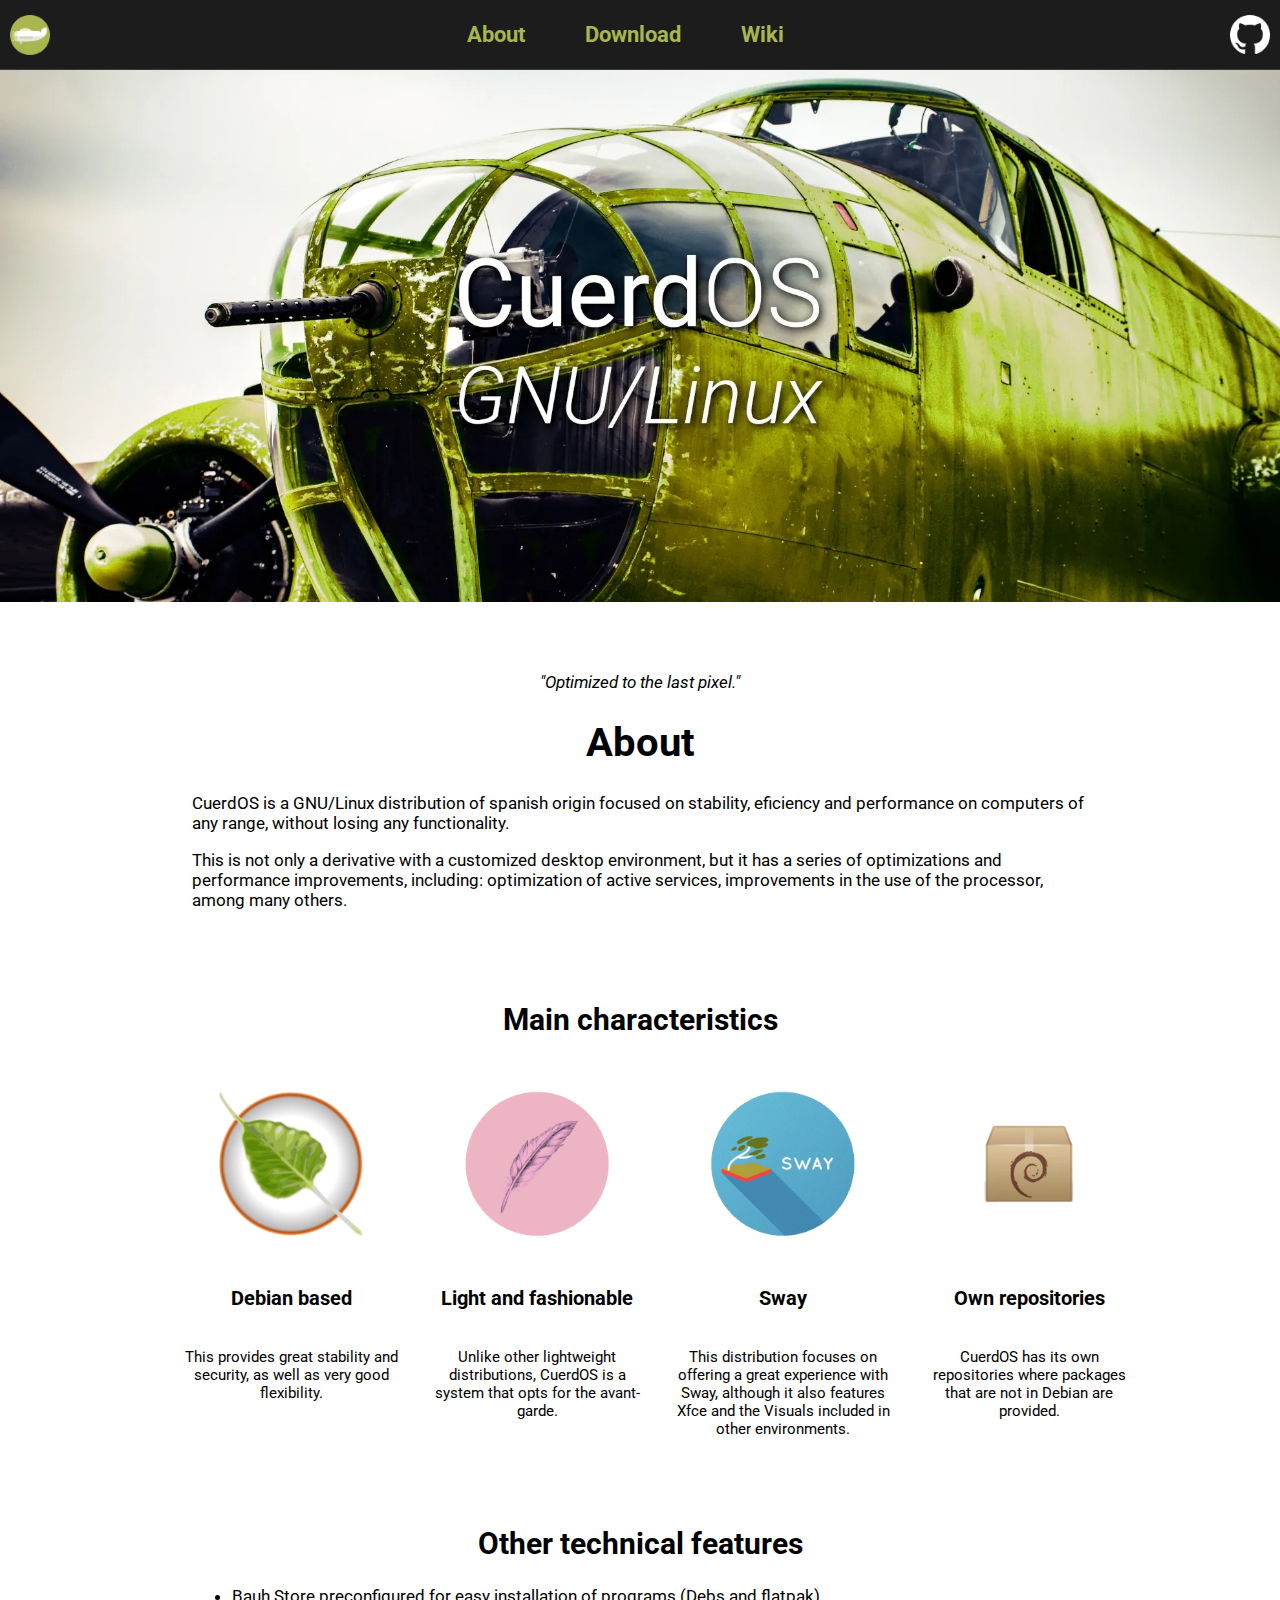
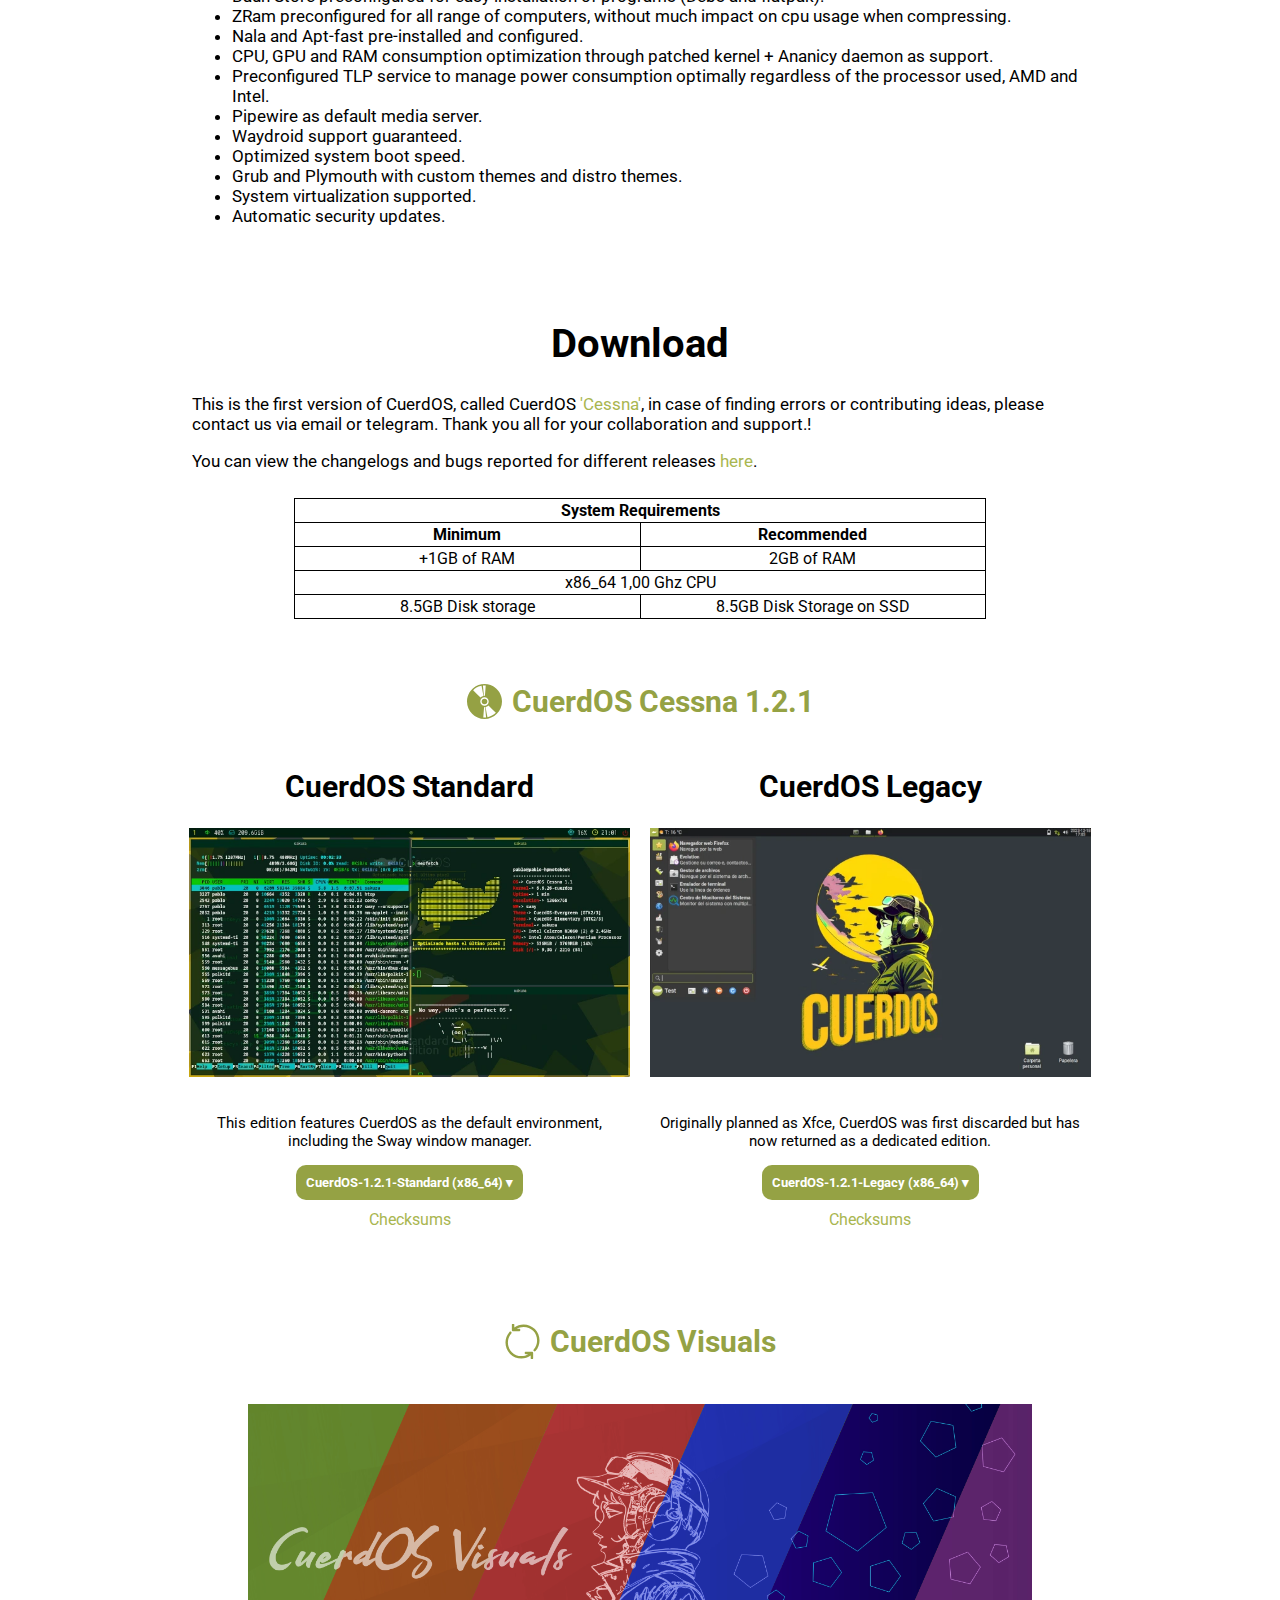
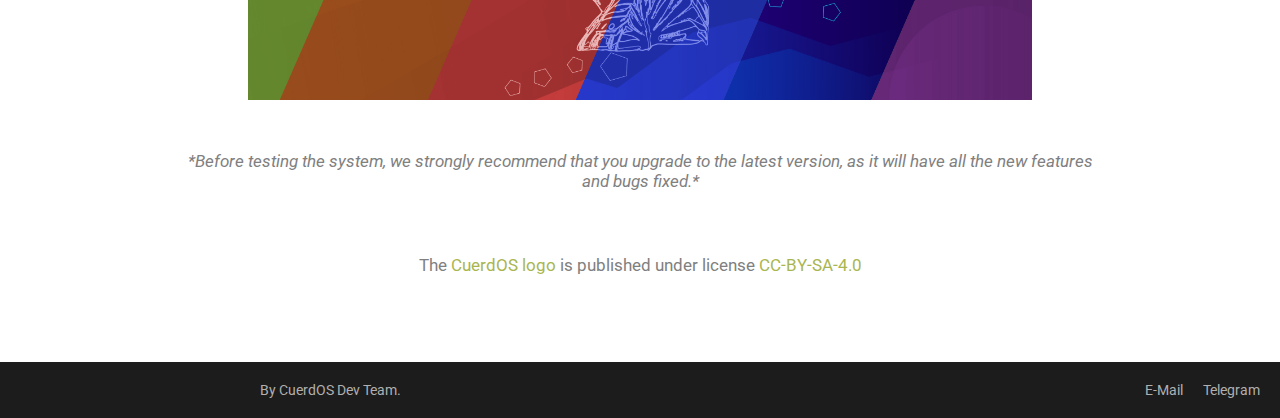
<file: index.html>
<!DOCTYPE html>
<html lang="en">
<head>
	<title>CuerdOS</title>
		<meta charset="utf-8">
			<link rel="icon" href="images/cuerdos_logo.webp" type="image/webp"/>
			<link rel="stylesheet" href="style.css">
			<link rel="stylesheet" href="https://fonts.googleapis.com/css2?family=Roboto:wght@300;400;500;700&display=swap">
			<script src="translations.js"></script>
			<!--Using SJTSW as translation system-->
			<script src="https://itszariep.github.io/SJTSW/sjtsw.js"></script>
</head>
<body>
 <!-- Note: please don't leave empty strings on tags (for users with JS disabled) -->

 <!-- Barra de navegación -->
	<nav class="barra" style="display: flex; justify-content: space-between; align-items: center;">
		<input class="barlinks" type="image" src="images/cuerdos_logo.webp" alt="cuerdos logo" onclick="window.location.href='index.html'">
			<ul class="barrbotons" style="display: flex; list-style: none;">
				<li class="barli"><a id="str-menu-about" class="element" href="#acerca">About</a></li>
				<li class="barli">
					<div class="dropdown">
						<a id="str-menu-download" class="element" href="#_">Download</a>
							<div class="dropdown-content">
						<a id="str-download-option1" href="#descarga">&#10093; Oficial images</a>
						<a id="str-download-option2" href="spins.html">&#10093; Community spins</a>
					</div>
				</li>
				<li class="barli"><a id="str-menu-wiki" class="element" href="https://cuerdoswiki.blogspot.com/">Wiki</a></li>
			</ul>
	<nav>
	<div style="width: 10px;"></div>
		<input class="barlinks" type="image" src="images/github.webp" alt="github logo" onclick="window.location.href='https://github.com/CuerdOS'">
	</nav>
	</nav>
<div style="height: 70px;"></div>
<!-- Acerca de -->
<img class="titulo" src="images/cuerdos_main.webp" alt="CuerdOS Cessna" width="100%">
<section id="acerca">
<div style="height: 50px;"></div>
<div style="padding-left: 15%; padding-right: 15%">
<p class="center"><i id="str-slogan">"Optimized to the last pixel."</i></p>
	<h1 id="str-title-about">About</h1>
		<p id="str-content-about-1">CuerdOS is a GNU/Linux distribution of spanish origin focused on stability, eficiency and performance on computers of any range, without losing any functionality.</p>
		<p id="str-content-about-2">This  is not only a derivative with a customized desktop environment, but it has a series of optimizations and performance improvements, including: optimization of active services, improvements in the use of the processor, among many others.</p>
</div>
<div style="height: 50px;"></div>

<div style="padding-left: 10%; padding-right: 10%" class="contenido">
<h2 id="str-title-features">Main characteristics</h2>
<ul class="features">
	<li>
		<img src="images/debian.webp" alt="debian logo">
		<h3 id="str-title-feature-1">Debian based</h3>
		<p id="str-content-feature-1">This provides great stability and security, as well as very good flexibility.</p>
	</li>
	<li>
		<img src="images/vanguardia.webp" alt="Vanguardia">
		<h3 id="str-title-feature-2">Light and fashionable</h3>
		<p id="str-content-feature-2">Unlike other lightweight distributions, CuerdOS is a system that opts for the avant-garde.</p>
	</li>
	<li>
		<img src="images/sway.webp" alt="sway">
		<h3 id="str-title-feature-3">Sway</h3>
		<p id="str-content-feature-3">This distribution focuses on offering a great experience with Sway, although it also features Xfce and the Visuals included in other environments.</p>
	</li>
	<li>
		<img src="images/dpkg.webp" alt="Repository">
		<h3 id="str-title-feature-4">Own repositories</h3>
		<p id="str-content-feature-4">CuerdOS has its own repositories where packages that are not in Debian are provided.</p>
	</li>
</ul>
</div>
<div style="padding-left: 15%; padding-right: 15%">
<h2 id="str-title-otherfeatures">Other technical features</h2>
<ul>
    <li id="str-content-otherfeatures-1">Bauh Store preconfigured for easy installation of programs (Debs and flatpak).</li>
    <li id="str-content-otherfeatures-2">ZRam preconfigured for all range of computers, without much impact on cpu usage when compressing.</li>
    <li id="str-content-otherfeatures-3">Nala and Apt-fast pre-installed and configured.</li>
    <li id="str-content-otherfeatures-4">CPU, GPU and RAM consumption optimization through patched kernel + Ananicy daemon as support.</li>
    <li id="str-content-otherfeatures-5">Preconfigured TLP service to manage power consumption optimally regardless of the processor used, AMD and Intel.</li>
    <li id="str-content-otherfeatures-6">Pipewire as default media server.</li>
    <li id="str-content-otherfeatures-7">Waydroid support guaranteed.</li>
    <li id="str-content-otherfeatures-8">Optimized system boot speed.</li>
    <li id="str-content-otherfeatures-10">Grub and Plymouth with custom themes and distro themes.</li>
    <li id="str-content-otherfeatures-11">System virtualization supported.</li>
    <li id="str-content-otherfeatures-12">Automatic security updates.</li>
</ul>
</div>
<div style="height: 50px;"></div>
</section>

<!-- Descarga -->
<section id="descarga">
<div style="padding-left: 15%; padding-right: 15%">
	<h1 id="str-title-download">Download</h1>
		<p id="str-content-download-1">This is the first version of CuerdOS, called CuerdOS <a class="element" href="https://es.wikipedia.org/wiki/Cessna">'Cessna'</a>, in case of finding errors or contributing ideas, please contact us via email or telegram. Thank you all for your collaboration and support.!</p>
		<p id="str-content-download-2">You can view the changelogs and bugs reported for different releases <a class="element" href="changelog.html">here</a>.</p>
</div>
<div style="height: 10px;"></div>
<div style="padding-left: 14%; padding-right: 14%">

<center>
<table>
<tr>
	<th id="str-title-tabletitle" colspan="2">System Requirements</th>
</tr>
<tr>
	<th id="str-tabletitle-minimum">Minimum</th>
	<th id="str-tabletitle-recommended">Recommended</th>
</tr>
<tr>
	<td id="str-tablecontent-minram" >+1GB of RAM</td>
	<td id="str-tablecontent-recram">2GB of RAM</td>
</tr>
<tr>
	<td id="str-tablecontent-mincpu" colspan="2">x86_64 1,00 Ghz CPU</td>
</tr>
<tr>
	<td id="str-tablecontent-mindisk">8.5GB Disk storage</td>
	<td id="str-tablecontent-recdisk">8.5GB Disk Storage on SSD</td>
</tr>
</table>
</center>
<div class="container">
	<div class="icon-with-text">
		<img src="images/iso.svg" class="icon-green" alt="Team icon" width="35">
		<h2>CuerdOS Cessna 1.2.1</h2>
	</div>
</div>
<div class="grid-imagen">
<section class="downloads">
	<div class="grid-item-imagen">
		<h2 id="str-title-downloadlink-1">CuerdOS Standard</h2>
		<img src="images/cuerdos-standard.webp" alt="captura de pantalla de cuerdos-standard">
		<p id="str-content-downloadlink-1">This edition features CuerdOS as the default environment, including the Sway window manager.</p>
			<div class="dropdown">
				<button class="boton1">CuerdOS-1.2.1-Standard (x86_64) &#9662;</button>
				<div class="dropdown-content">
					<a href="https://sourceforge.net/projects/cuerdos/files/stable/standard/CuerdOS-1.2.1-Standard_amd64.iso/download">&starf; Sourceforge &starf;</a>
					<a href="https://archive.org/download/cuerd-os-1.2.1-standard-amd-64/CuerdOS-1.2.1-Standard_amd64.iso">Archive</a>
					<a href="https://archive.org/download/cuerd-os-1.2.1-standard-amd-64/cuerd-os-1.2.1-standard-amd-64_archive.torrent">Torrent</a>
				</div>
			</div>
				<div style="height: 10px;"></div>
		<a class="element" href="checksums/standard-hash.txt">Checksums</a>
	</div>
	
	<div class="grid-item-imagen">
		<h2 id="str-title-downloadlink-2">CuerdOS Legacy</h2>
		<img src="images/cuerdos-legacy.webp" alt="captura de pantalla de cuerdos-legacy">
		<p id="str-content-downloadlink-2">Originally planned as Xfce, CuerdOS was first discarded but has now returned as a dedicated edition.</p>
			<div class="dropdown">
				<button class="boton1">CuerdOS-1.2.1-Legacy (x86_64) &#9662;</button>
					<div class="dropdown-content">
					<a href="https://sourceforge.net/projects/cuerdos/files/stable/legacy/CuerdOS-1.2.1-Legacy_amd64.iso/download">&starf; Sourceforge &starf;</a>
					<a href="https://archive.org/download/cuerd-os-1.2.1-legacy-amd-64/CuerdOS-1.2.1-Legacy_amd64.iso">Archive</a>
					<a href="https://archive.org/download/cuerd-os-1.2.1-legacy-amd-64/cuerd-os-1.2.1-legacy-amd-64_archive.torrent">Torrent</a>
				</div>
			</div>
			<div style="height: 10px;"></div>
		<a class="element" href="checksums/legacy-hash.txt">Checksums</a>
	</div>
</div>

<div style="height: 30px;"></div>
<div class="container">
	<div class="icon-with-text">
		<img src="images/spin.svg" class="icon-green" alt="Team icon" width="35">
		<h2>CuerdOS Visuals</h2>
	</div>
</div>
<center>
<div style="height: 20px;"></div>
<div><input type="image" src="images/spins.webp" alt="cuerdos spins" width="85%" onclick="window.location.href='spins.html'"></div>
</center>

<center>
<div style="height: 30px;"></div>
		<p id="str-subtitle-upgradewarning" style="font-style: italic; color: gray">*Before testing the system, we strongly recommend that you upgrade to the latest version, as it will have all the new features and bugs fixed.*</p>
<div style="height: 30px;"></div>
		<p id="str-subtitle-logolicense" style="color: gray">The <a class="element" href="https://github.com/CuerdOS/logo">CuerdOS logo</a> is published under license <a class="element" href="https://creativecommons.org/licenses/by-sa/4.0/">CC-BY-SA-4.0</a></p>
</div>
</center>

</section>
<div style="height: 70px;"></div>

<!-- Footer -->
<footer>
	<div class="left">
		<span id="str-credits">By CuerdOS Dev Team.</span>
	</div>
	<div class="right">
		<a href="mailto:cuerdoslinux@proton.me">E-Mail</a>
		<a href="https://t.me/+GibSWjFc89Q2ODU8">Telegram</a>
</div>
</footer>
<script>SJTSW_TranslatePage();</script>
</body>
</html>
</file>
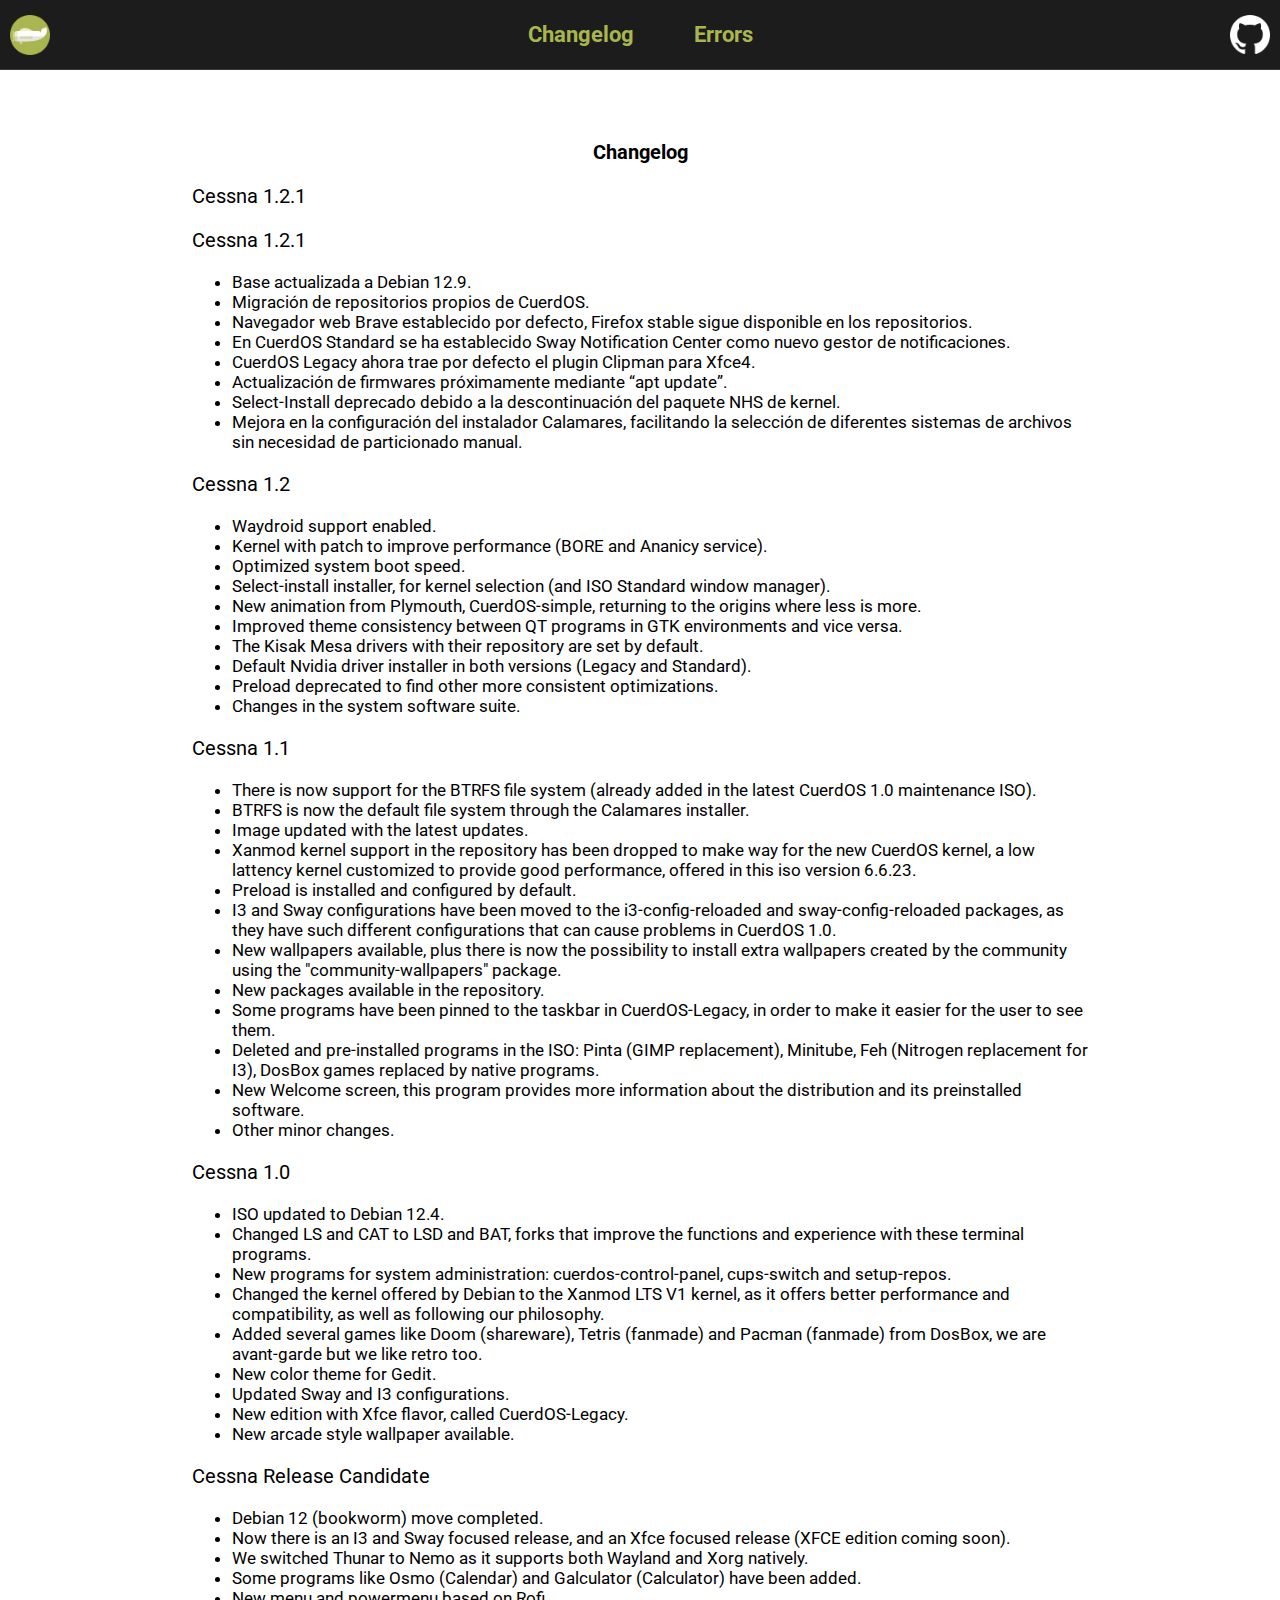
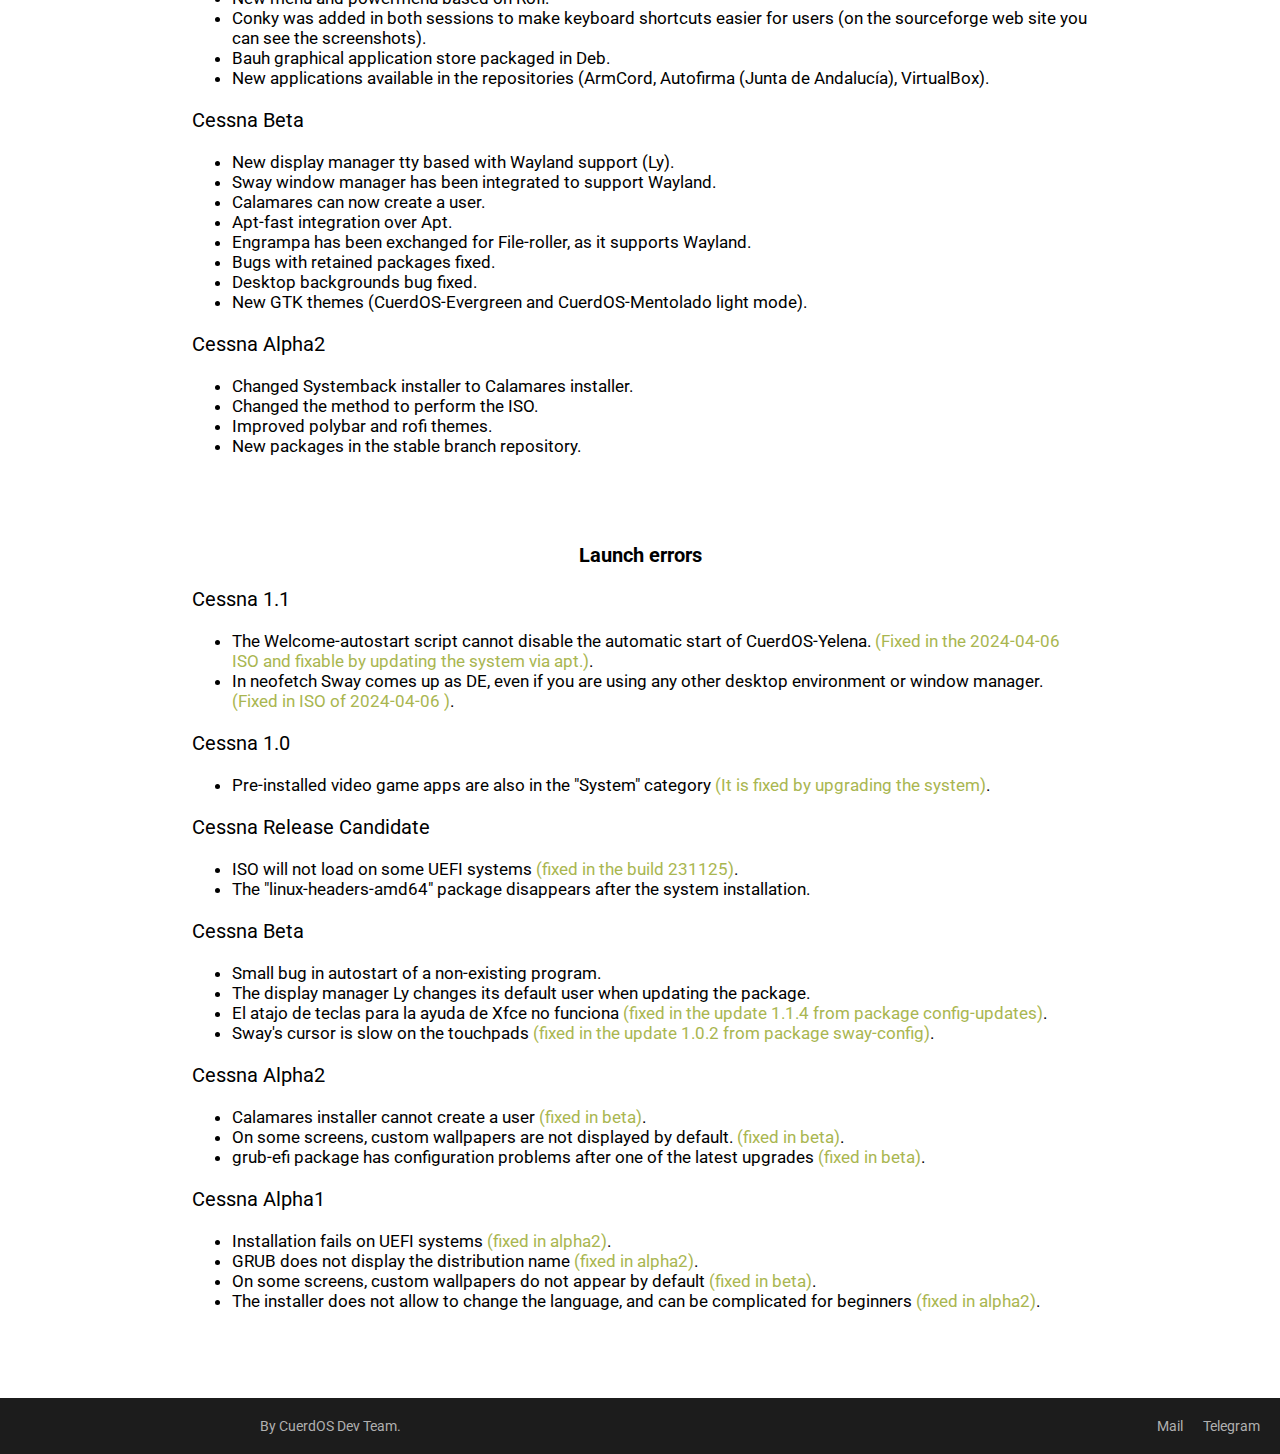
<file: changelog.html>
<!DOCTYPE html>
<html lang="en">
<head>
	<title>CuerdOS | Changelog</title>
		<meta charset="utf-8">
			<link rel="icon" href="images/cuerdos_logo.webp" type="image/webp"/>
			<link rel="stylesheet" href="style.css">
			<link rel="stylesheet" href="https://fonts.googleapis.com/css2?family=Roboto:wght@300;400;500;700&display=swap">
<style>
	body {
		font-family: 'Roboto', sans-serif;
	}
</style>
<script>
scrollLinks.forEach(link => {
	link.addEventListener('click', e => {
		// Prevenir el comportamiento predeterminado de hacer clic en un enlace
		e.preventDefault();

		// Obtener el ID de la sección de destino del atributo href del enlace
		const id = link.getAttribute('href');

		// Desplazarse suavemente a la sección de destino
		document.querySelector(id).scrollIntoView({
		behavior: 'smooth'
		});
	});
});

// Función para redirigir solo si el idioma es español
		function redirigirSegunIdioma() {
			// Obtener el idioma del navegador del usuario
			var idiomaUsuario = navigator.language || navigator.userLanguage;

			// Redirigir solo si el idioma es español
			if (idiomaUsuario.startsWith('es')) {
				// Si es español, redirige a index_es
				window.location.href = 'changelog_es.html';
			}
		}

</script>
</head>
<body>
<script>
    //Redirigir a otro idioma
    redirigirSegunIdioma();
</script>
<!-- Barra de navegación -->
<nav class="barra" style="display: flex; justify-content: space-between; align-items: center;">
	<input style="margin:10px" type="image" src="images/cuerdos_logo.webp" width="40px" alt="cuerdos logo" onclick="window.location.href='index.html'">
		<ul class="barrbotons" style="display: flex; list-style: none;">
			<div style="width: 20px;"></div>
				<li class="barli"><a class="element" href="#changelog">Changelog</a></li>
				<li class="barli"><a class="element" href="#errores">Errors</a></li>
		</ul>
	<nav>
	<input style="margin:10px" type="image" src="images/github.webp" width="40px" alt="github logo" onclick="window.location.href='https://github.com/CuerdOS'">
	</nav>
	</nav>
<div style="height: 70px;"></div>

<!-- Changelog -->
<section id="changelog">
<div style="height: 50px;"></div>
<div style="padding-left: 15%; padding-right: 15%">
<h3 class="center" style="font-weight: bold">Changelog</h3>
	<h3>Cessna 1.2.1</h3>
	<h3>Cessna 1.2.1</h3>
		<ul>
			<li>Base actualizada a Debian 12.9.</li>
			<li>Migración de repositorios propios de CuerdOS.</li>
			<li>Navegador web Brave establecido por defecto, Firefox stable sigue disponible en los repositorios.</li>
			<li>En CuerdOS Standard se ha establecido Sway Notification Center como nuevo gestor de notificaciones.</li>
			<li>CuerdOS Legacy ahora trae por defecto el plugin Clipman para Xfce4.</li>
			<li>Actualización de firmwares próximamente mediante “apt update”.</li>
			<li>Select-Install deprecado debido a la descontinuación del paquete NHS de kernel.</li>
			<li>Mejora en la configuración del instalador Calamares, facilitando la selección de diferentes sistemas de archivos sin necesidad de particionado manual.</li>
		</ul>

	<h3>Cessna 1.2</h3>
		<ul>
			<li>Waydroid support enabled.</li>
			<li>Kernel with patch to improve performance (BORE and Ananicy service).</li>
			<li>Optimized system boot speed.</li>
			<li>Select-install installer, for kernel selection (and ISO Standard window manager).</li>
			<li>New animation from Plymouth, CuerdOS-simple, returning to the origins where less is more.</li>
			<li>Improved theme consistency between QT programs in GTK environments and vice versa.</li>
			<li>The Kisak Mesa drivers with their repository are set by default.</li>
			<li>Default Nvidia driver installer in both versions (Legacy and Standard).</li>
			<li>Preload deprecated to find other more consistent optimizations.</li>
			<li>Changes in the system software suite.</li>
		</ul>
	<h3>Cessna 1.1</h3>
		<ul>
			<li>There is now support for the BTRFS file system (already added in the latest CuerdOS 1.0 maintenance ISO).</li>
			<li>BTRFS is now the default file system through the Calamares installer.</li>
			<li>Image updated with the latest updates.</li>
			<li>Xanmod kernel support in the repository has been dropped to make way for the new CuerdOS kernel, a low lattency kernel customized to provide good performance, offered in this iso version 6.6.23.</li>
			<li>Preload is installed and configured by default.</li>
			<li>I3 and Sway configurations have been moved to the i3-config-reloaded and sway-config-reloaded packages, as they have such different configurations that can cause problems in CuerdOS 1.0.</li>
			<li>New wallpapers available, plus there is now the possibility to install extra wallpapers created by the community using the "community-wallpapers" package.</li>
			<li>New packages available in the repository.</li>
			<li>Some programs have been pinned to the taskbar in CuerdOS-Legacy, in order to make it easier for the user to see them.</li>
			<li>Deleted and pre-installed programs in the ISO: Pinta (GIMP replacement), Minitube, Feh (Nitrogen replacement for I3), DosBox games replaced by native programs.</li>
			<li>New Welcome screen, this program provides more information about the distribution and its preinstalled software.</li>
			<li>Other minor changes.</li>
		</ul>
	<h3>Cessna 1.0</h3>
		<ul>
			<li>ISO updated to Debian 12.4.</li>
			<li>Changed LS and CAT to LSD and BAT, forks that improve the functions and experience with these terminal programs.</li>
			<li>New programs for system administration: cuerdos-control-panel, cups-switch and setup-repos.</li>
			<li>Changed the kernel offered by Debian to the Xanmod LTS V1 kernel, as it offers better performance and compatibility, as well as following our philosophy.</li>
			<li>Added several games like Doom (shareware), Tetris (fanmade) and Pacman (fanmade) from DosBox, we are avant-garde but we like retro too.</li>
			<li>New color theme for Gedit.</li>
			<li>Updated Sway and I3 configurations.</li>
			<li>New edition with Xfce flavor, called CuerdOS-Legacy.</li>
			<li>New arcade style wallpaper available.</li>
		</ul>
	<h3>Cessna Release Candidate</h3>
		<ul>
			<li>Debian 12 (bookworm) move completed.</li>
			<li>Now there is an I3 and Sway focused release, and an Xfce focused release (XFCE edition coming soon).</li>
			<li>We switched Thunar to Nemo as it supports both Wayland and Xorg natively.</li>
			<li>Some programs like Osmo (Calendar) and Galculator (Calculator) have been added.</li>
			<li>New menu and powermenu based on Rofi.</li>
			<li>Conky was added in both sessions to make keyboard shortcuts easier for users (on the sourceforge web site you can see the screenshots).</li>
			<li>Bauh graphical application store packaged in Deb.</li>
			<li>New applications available in the repositories (ArmCord, Autofirma (Junta de Andalucía), VirtualBox).</li>
		</ul>
	<h3>Cessna Beta</h3>
		<ul>
			<li>New display manager tty based with Wayland support (Ly).</li>
			<li>Sway window manager has been integrated to support Wayland.</li>
			<li>Calamares can now create a user.</li>
			<li>Apt-fast integration over Apt.</li>
			<li>Engrampa has been exchanged for File-roller, as it supports Wayland.</li>
			<li>Bugs with retained packages fixed.</li>
			<li>Desktop backgrounds bug fixed.</li>
			<li>New GTK themes (CuerdOS-Evergreen and CuerdOS-Mentolado light mode).</li>
		</ul>
<h3>Cessna Alpha2</h3>
	<ul>
			<li>Changed Systemback installer to Calamares installer.</li>
			<li>Changed the method to perform the ISO.</li>
			<li>Improved polybar and rofi themes.</li>
			<li>New packages in the stable branch repository.</li>
	</ul>
</div>
</section>
	
<!-- Errores -->
<section id="errores">
<div style="height: 50px;"></div>
<div style="padding-left: 15%; padding-right: 15%">
<h3 class="center" style="font-weight: bold">Launch errors</h3>
	<h3>Cessna 1.1</h3>
		<ul>
			<li>The Welcome-autostart script cannot disable the automatic start of CuerdOS-Yelena. <a class="element">(Fixed in the 2024-04-06 ISO and fixable by updating the system via apt.)</a>.</li>
			<li>In neofetch Sway comes up as DE, even if you are using any other desktop environment or window manager. <a class="element">(Fixed in ISO of 2024-04-06
)</a>.</li>
		</ul>
	<h3>Cessna 1.0</h3>
		<ul>
			<li>Pre-installed video game apps are also in the "System" category <a class="element">(It is fixed by upgrading the system)</a>.</li>
		</ul>
	<h3>Cessna Release Candidate</h3>
		<ul>
			<li>ISO will not load on some UEFI systems <a class="element">(fixed in the build 231125)</a>.</li>
			<li>The "linux-headers-amd64" package disappears after the system installation.</li>
		</ul>
	<h3>Cessna Beta</h3>
		<ul>
			<li>Small bug in autostart of a non-existing program.</li>
			<li>The display manager Ly changes its default user when updating the package.</li>
			<li>El atajo de teclas para la ayuda de Xfce no funciona <a class="element">(fixed in the update 1.1.4 from package config-updates)</a>.</li>
			<li>Sway's cursor is slow on the touchpads <a class="element">(fixed in the update 1.0.2 from package sway-config)</a>.</li>
		</ul>
	<h3>Cessna Alpha2</h3>
		<ul>
			<li>Calamares installer cannot create a user <a class="element">(fixed in beta)</a>.</li>
			<li>On some screens, custom wallpapers are not displayed by default. <a class="element">(fixed in beta)</a>.</li>
			<li>grub-efi package has configuration problems after one of the latest upgrades <a class="element">(fixed in beta)</a>.</li>
		</ul>
  <h3>Cessna Alpha1</h3>
		<ul>
			<li>Installation fails on UEFI systems <a class="element">(fixed in alpha2)</a>.</li>
			<li>GRUB does not display the distribution name <a class="element">(fixed in alpha2)</a>.</li>
			<li>On some screens, custom wallpapers do not appear by default <a class="element">(fixed in beta)</a>.</li>
			<li>The installer does not allow to change the language, and can be complicated for beginners <a class="element">(fixed in alpha2)</a>.</li>
		</ul>
</section>

<div style="height: 70px;"></div>
</body>

<!-- Footer -->
<footer>
	<div class="left">
		By CuerdOS Dev Team.
	</div>
	<div class="right">
		<a href="mailto:cuerdoslinux@proton.me">Mail</a>
		<a href="https://t.me/+GibSWjFc89Q2ODU8">Telegram</a>
	</div>
</footer>
</body>
</html>
</file>
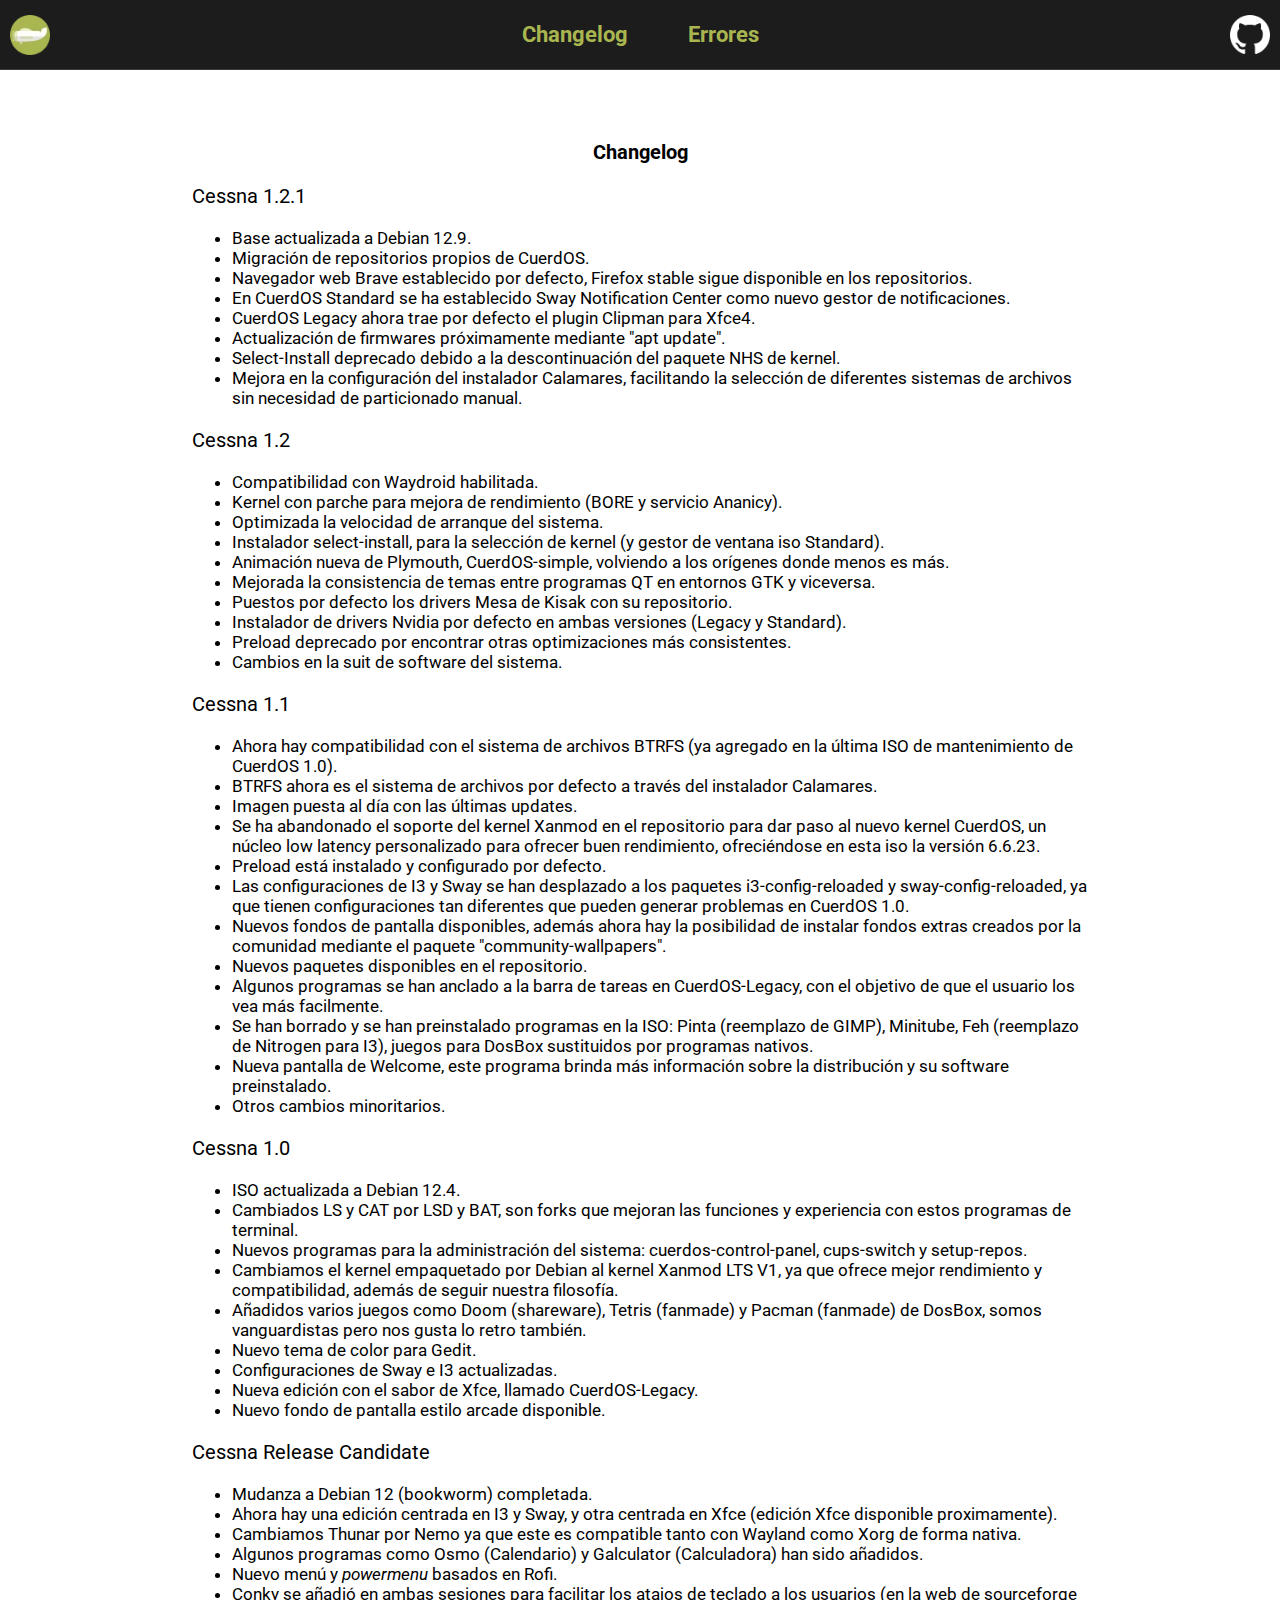
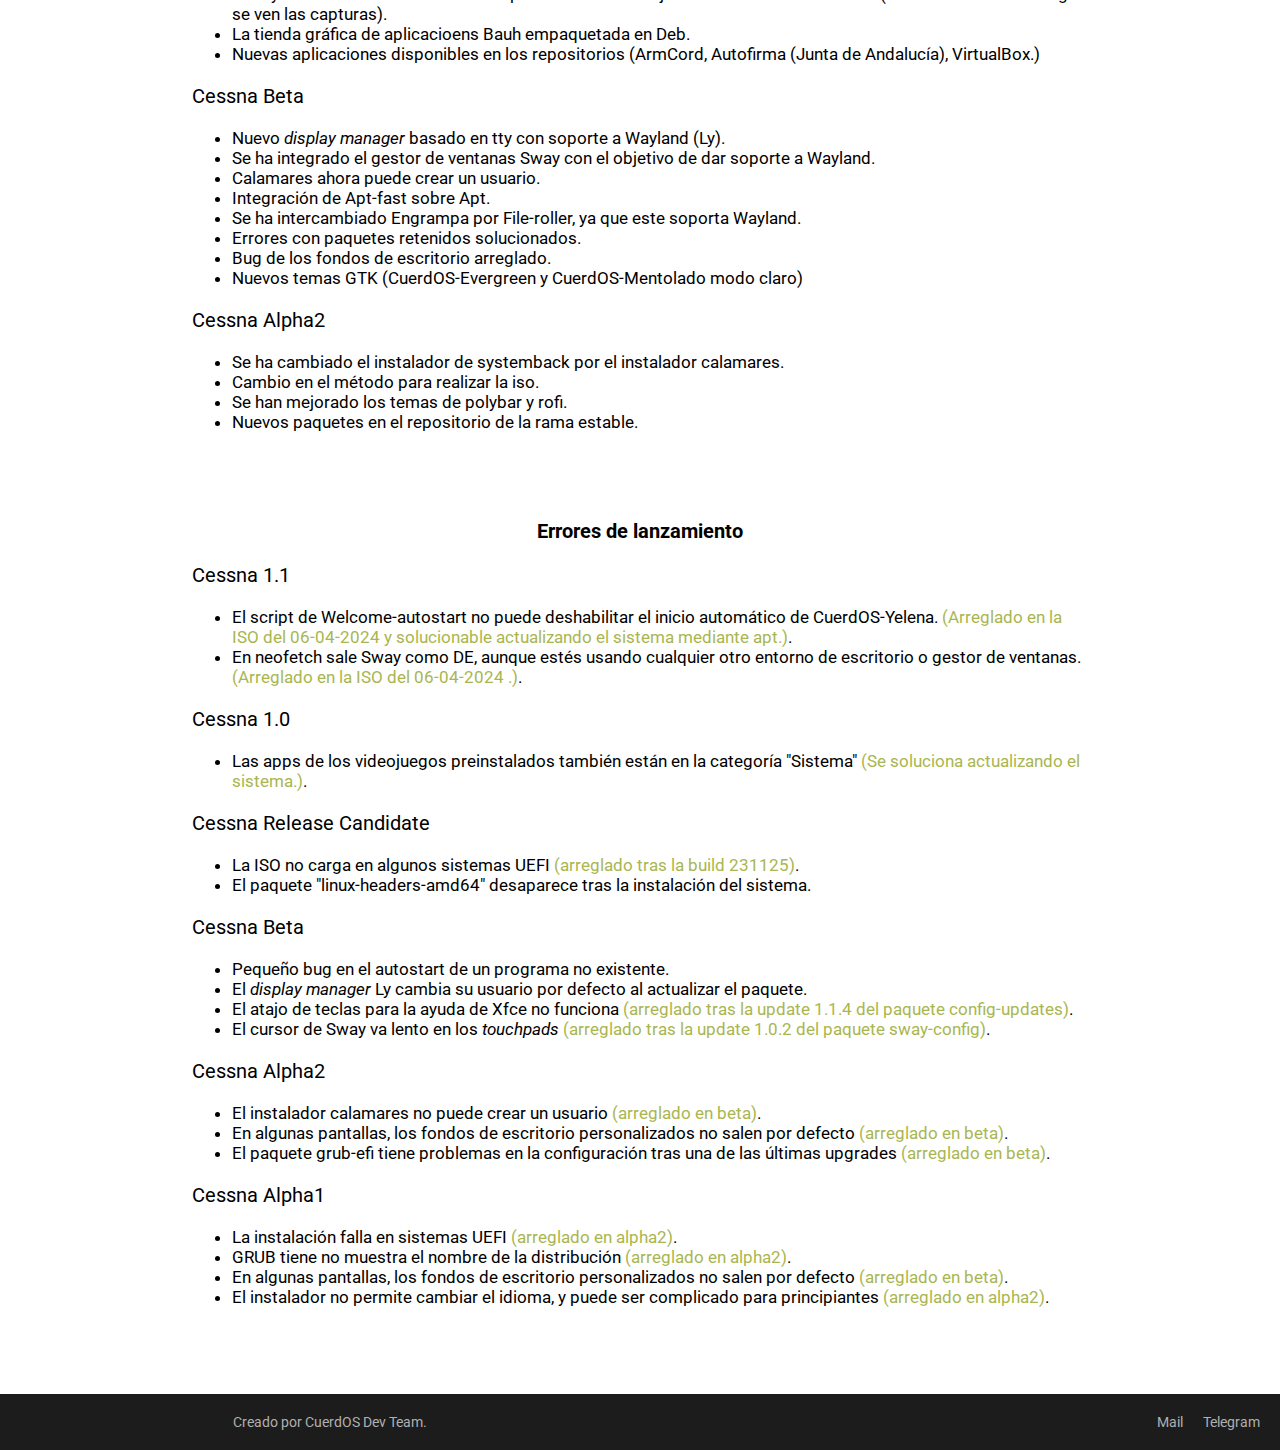
<file: changelog_es.html>
<!DOCTYPE html>
<html lang="es">
<head>
	<title>CuerdOS | Changelog</title>
		<meta charset="utf-8">
			<link rel="icon" href="images/cuerdos_logo.webp" type="image/webp"/>
			<link rel="stylesheet" href="style.css">
			<link rel="stylesheet" href="https://fonts.googleapis.com/css2?family=Roboto:wght@300;400;500;700&display=swap">
<style>
	body {
		font-family: 'Roboto', sans-serif;
	}
</style>
<script>
scrollLinks.forEach(link => {
	link.addEventListener('click', e => {
		// Prevenir el comportamiento predeterminado de hacer clic en un enlace
		e.preventDefault();

		// Obtener el ID de la sección de destino del atributo href del enlace
		const id = link.getAttribute('href');

		// Desplazarse suavemente a la sección de destino
		document.querySelector(id).scrollIntoView({
		behavior: 'smooth'
		});
	});
});
</script>
</head>
<body>
<!-- Barra de navegación -->
<nav class="barra" style="display: flex; justify-content: space-between; align-items: center;">
	<input style="margin:10px" type="image" src="images/cuerdos_logo.webp" width="40px" alt="cuerdos logo" onclick="window.location.href='index.html'">
		<ul class="barrbotons" style="display: flex; list-style: none;">
			<div style="width: 20px;"></div>
				<li class="barli"><a class="element" href="#changelog">Changelog</a></li>
				<li class="barli"><a class="element" href="#errores">Errores</a></li>
		</ul>
	<nav>
	<input style="margin:10px" type="image" src="images/github.webp" width="40px" alt="github logo" onclick="window.location.href='https://github.com/CuerdOS'">
	</nav>
	</nav>
<div style="height: 70px;"></div>

<!-- Changelog -->
<section id="changelog">
<div style="height: 50px;"></div>
<div style="padding-left: 15%; padding-right: 15%">
<h3 class="center" style="font-weight: bold">Changelog</h3>
	<h3>Cessna 1.2.1</h3>
		<ul>
			<li>Base actualizada a Debian 12.9.</li>
			<li>Migración de repositorios propios de CuerdOS.</li>
			<li>Navegador web Brave establecido por defecto, Firefox stable sigue disponible en los repositorios.</li>
			<li>En CuerdOS Standard se ha establecido Sway Notification Center como nuevo gestor de notificaciones.</li>
			<li>CuerdOS Legacy ahora trae por defecto el plugin Clipman para Xfce4.</li>
			<li>Actualización de firmwares próximamente mediante "apt update".</li>
			<li>Select-Install deprecado debido a la descontinuación del paquete NHS de kernel.</li>
			<li>Mejora en la configuración del instalador Calamares, facilitando la selección de diferentes sistemas de archivos sin necesidad de particionado manual.</li>
		</ul>

	<h3>Cessna 1.2</h3>
		<ul>
			<li>Compatibilidad con Waydroid habilitada.</li>
			<li>Kernel con parche para mejora de rendimiento (BORE y servicio Ananicy).</li>
			<li>Optimizada la velocidad de arranque del sistema.</li>
			<li>Instalador select-install, para la selección de kernel (y gestor de ventana iso Standard).</li>
			<li>Animación nueva de Plymouth, CuerdOS-simple, volviendo a los orígenes donde menos es más.</li>
			<li>Mejorada la consistencia de temas entre programas QT en entornos GTK y viceversa.</li>
			<li>Puestos por defecto los drivers Mesa de Kisak con su repositorio.</li>
			<li>Instalador de drivers Nvidia por defecto en ambas versiones (Legacy y Standard).</li>
			<li>Preload deprecado por encontrar otras optimizaciones más consistentes.</li>
			<li>Cambios en la suit de software del sistema.</li>
		</ul>
	<h3>Cessna 1.1</h3>
		<ul>
			<li>Ahora hay compatibilidad con el sistema de archivos BTRFS (ya agregado en la última ISO de mantenimiento de CuerdOS 1.0).</li>
			<li>BTRFS ahora es el sistema de archivos por defecto a través del instalador Calamares.</li>
			<li>Imagen puesta al día con las últimas updates.</li>
			<li>Se ha abandonado el soporte del kernel Xanmod en el repositorio para dar paso al nuevo kernel CuerdOS, un núcleo low latency personalizado para ofrecer buen rendimiento, ofreciéndose en esta iso la versión 6.6.23.</li>
			<li>Preload está instalado y configurado por defecto.</li>
			<li>Las configuraciones de I3 y Sway se han desplazado a los paquetes i3-config-reloaded y sway-config-reloaded, ya que tienen configuraciones tan diferentes que pueden generar problemas en CuerdOS 1.0.</li>
			<li>Nuevos fondos de pantalla disponibles, además ahora hay la posibilidad de instalar fondos extras creados por la comunidad mediante el paquete "community-wallpapers".</li>
			<li>Nuevos paquetes disponibles en el repositorio.</li>
			<li>Algunos programas se han anclado a la barra de tareas en CuerdOS-Legacy, con el objetivo de que el usuario los vea más facilmente.</li>
			<li>Se han borrado y se han preinstalado programas en la ISO: Pinta (reemplazo de GIMP), Minitube, Feh (reemplazo de Nitrogen para I3), juegos para DosBox sustituidos por programas nativos.</li>
			<li>Nueva pantalla de Welcome, este programa brinda más información sobre la distribución y su software preinstalado.</li>
			<li>Otros cambios minoritarios.</li>
		</ul>
	<h3>Cessna 1.0</h3>
		<ul>
			<li>ISO actualizada a Debian 12.4.</li>
			<li>Cambiados LS y CAT por LSD y BAT, son forks que mejoran las funciones y experiencia con estos programas de terminal.</li>
			<li>Nuevos programas para la administración del sistema: cuerdos-control-panel, cups-switch y setup-repos.</li>
			<li>Cambiamos el kernel empaquetado por Debian al kernel Xanmod LTS V1, ya que ofrece mejor rendimiento y compatibilidad, además de seguir nuestra filosofía.</li>
			<li>Añadidos varios juegos como Doom (shareware), Tetris (fanmade) y Pacman (fanmade) de DosBox, somos vanguardistas pero nos gusta lo retro también.</li>
			<li>Nuevo tema de color para Gedit.</li>
			<li>Configuraciones de Sway e I3 actualizadas.</li>
			<li>Nueva edición con el sabor de Xfce, llamado CuerdOS-Legacy.</li>
			<li>Nuevo fondo de pantalla estilo arcade disponible.</li>
		</ul>
	<h3>Cessna Release Candidate</h3>
		<ul>
			<li>Mudanza a Debian 12 (bookworm) completada.</li>
			<li>Ahora hay una edición centrada en I3 y Sway, y otra centrada en Xfce (edición Xfce disponible proximamente).</li>
			<li>Cambiamos Thunar por Nemo ya que este es compatible tanto con Wayland como Xorg de forma nativa.</li>
			<li>Algunos programas como Osmo (Calendario) y Galculator (Calculadora) han sido añadidos.</li>
			<li>Nuevo menú y <i>powermenu</i> basados en Rofi.</li>
			<li>Conky se añadió en ambas sesiones para facilitar los atajos de teclado a los usuarios (en la web de sourceforge se ven las capturas).</li>
			<li>La tienda gráfica de aplicacioens Bauh empaquetada en Deb.</li>
			<li>Nuevas aplicaciones disponibles en los repositorios (ArmCord, Autofirma (Junta de Andalucía), VirtualBox.)</li>
		</ul>
	<h3>Cessna Beta</h3>
		<ul>
			<li>Nuevo <i>display manager</i> basado en tty con soporte a Wayland (Ly).</li>
			<li>Se ha integrado el gestor de ventanas Sway con el objetivo de dar soporte a Wayland.</li>
			<li>Calamares ahora puede crear un usuario.</li>
			<li>Integración de Apt-fast sobre Apt.</li>
			<li>Se ha intercambiado Engrampa por File-roller, ya que este soporta Wayland.</li>
			<li>Errores con paquetes retenidos solucionados.</li>
			<li>Bug de los fondos de escritorio arreglado.</li>
			<li>Nuevos temas GTK (CuerdOS-Evergreen y CuerdOS-Mentolado modo claro)</li>
		</ul>
	<h3>Cessna Alpha2</h3>
		<ul>
			<li>Se ha cambiado el instalador de systemback por el instalador calamares.</li>
			<li>Cambio en el método para realizar la iso.</li>
			<li>Se han mejorado los temas de polybar y rofi.</li>
			<li>Nuevos paquetes en el repositorio de la rama estable.</li>
		</ul>
</div>
</section>
	
<!-- Errores -->
<section id="errores">
<div style="height: 50px;"></div>
<div style="padding-left: 15%; padding-right: 15%">
<h3 class="center" style="font-weight: bold">Errores de lanzamiento</h3>
	<h3>Cessna 1.1</h3>
		<ul>
			<li>El script de Welcome-autostart no puede deshabilitar el inicio automático de CuerdOS-Yelena. <a class="element">(Arreglado en la ISO del 06-04-2024 y solucionable actualizando el sistema mediante apt.)</a>.</li>
			<li>En neofetch sale Sway como DE, aunque estés usando cualquier otro entorno de escritorio o gestor de ventanas. <a class="element">(Arreglado en la ISO del 06-04-2024
.)</a>.</li>
		</ul>
	<h3>Cessna 1.0</h3>
		<ul>
			<li>Las apps de los videojuegos preinstalados también están en la categoría "Sistema" <a class="element">(Se soluciona actualizando el sistema.)</a>.</li>
		</ul>
	<h3>Cessna Release Candidate</h3>
		<ul>
			<li>La ISO no carga en algunos sistemas UEFI <a class="element">(arreglado tras la build 231125)</a>.</li>
			<li>El paquete "linux-headers-amd64" desaparece tras la instalación del sistema.</li>
		</ul>
	<h3>Cessna Beta</h3>
		<ul>
			<li>Pequeño bug en el autostart de un programa no existente.</li>
			<li>El <i>display manager</i> Ly cambia su usuario por defecto al actualizar el paquete.</li>
			<li>El atajo de teclas para la ayuda de Xfce no funciona <a class="element">(arreglado tras la update 1.1.4 del paquete config-updates)</a>.</li>
			<li>El cursor de Sway va lento en los <i>touchpads</i> <a class="element">(arreglado tras la update 1.0.2 del paquete sway-config)</a>.</li>
		</ul>
	<h3>Cessna Alpha2</h3>
		<ul>
			<li>El instalador calamares no puede crear un usuario <a class="element">(arreglado en beta)</a>.</li>
			<li>En algunas pantallas, los fondos de escritorio personalizados no salen por defecto <a class="element">(arreglado en beta)</a>.</li>
			<li>El paquete grub-efi tiene problemas en la configuración tras una de las últimas upgrades <a class="element">(arreglado en beta)</a>.</li>
		</ul>
	<h3>Cessna Alpha1</h3>
		<ul>
			<li>La instalación falla en sistemas UEFI <a class="element">(arreglado en alpha2)</a>.</li>
			<li>GRUB tiene no muestra el nombre de la distribución <a class="element">(arreglado en alpha2)</a>.</li>
			<li>En algunas pantallas, los fondos de escritorio personalizados no salen por defecto <a class="element">(arreglado en beta)</a>.</li>
			<li>El instalador no permite cambiar el idioma, y puede ser complicado para principiantes <a class="element">(arreglado en alpha2)</a>.</li>
		</ul>
</section>

<div style="height: 70px;"></div>
</body>

<!-- Footer -->
<footer>
	<div class="left">
		Creado por CuerdOS Dev Team.
	</div>
	<div class="right">
		<a href="mailto:cuerdoslinux@proton.me">Mail</a>
		<a href="https://t.me/+GibSWjFc89Q2ODU8">Telegram</a>
	</div>
</footer>
</body>
</html>
</file>
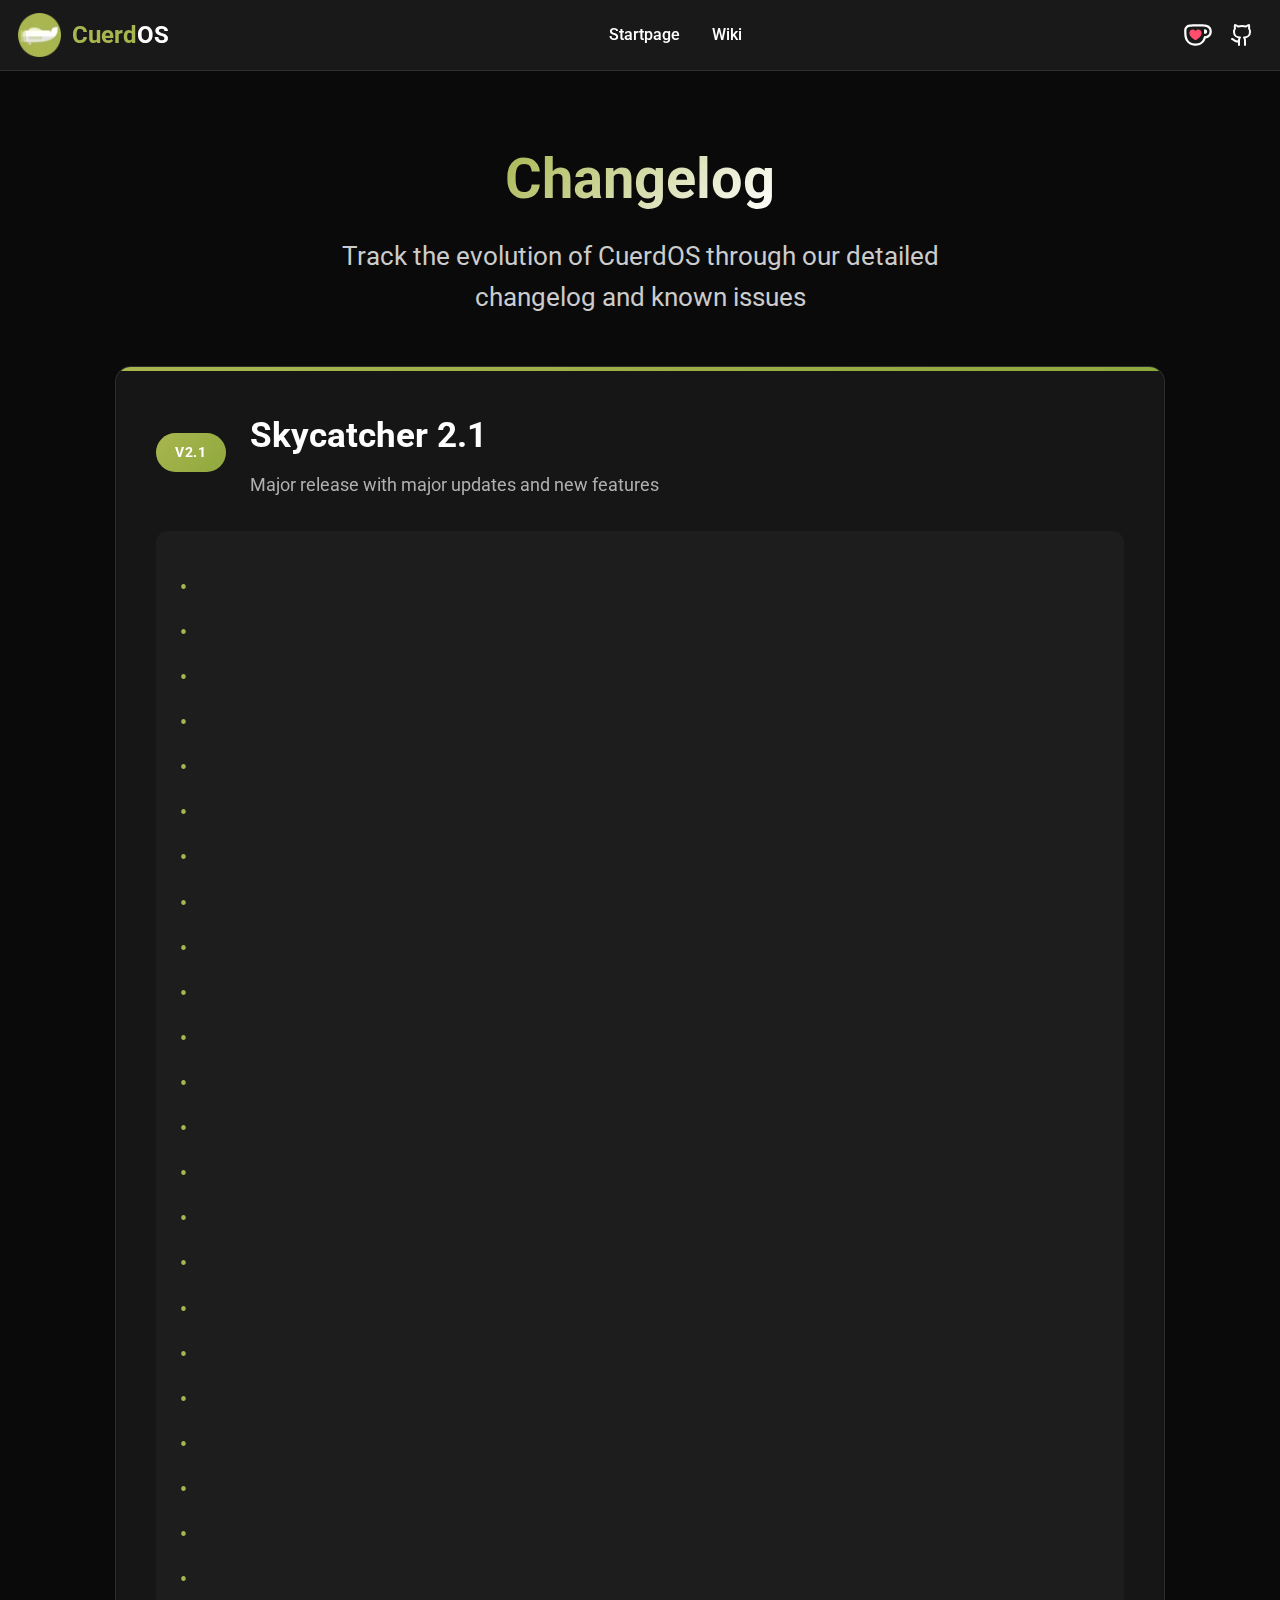
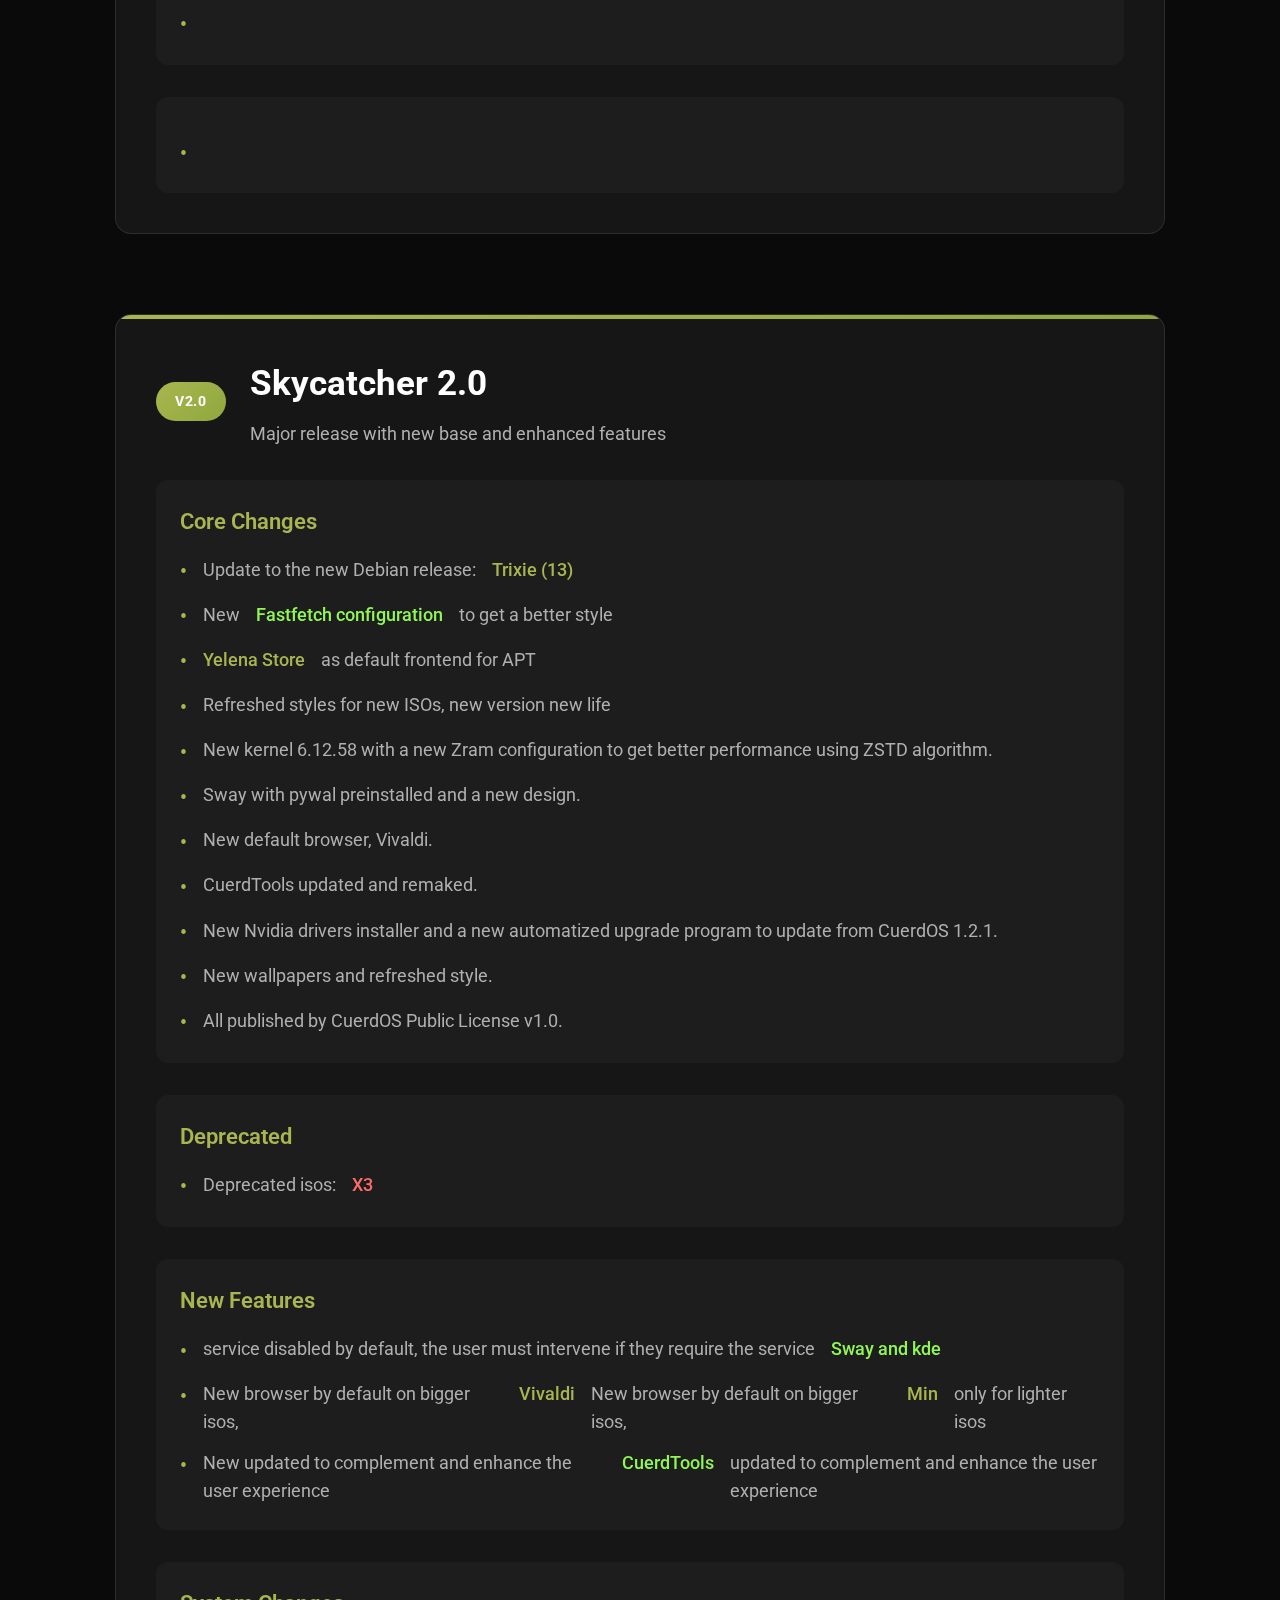
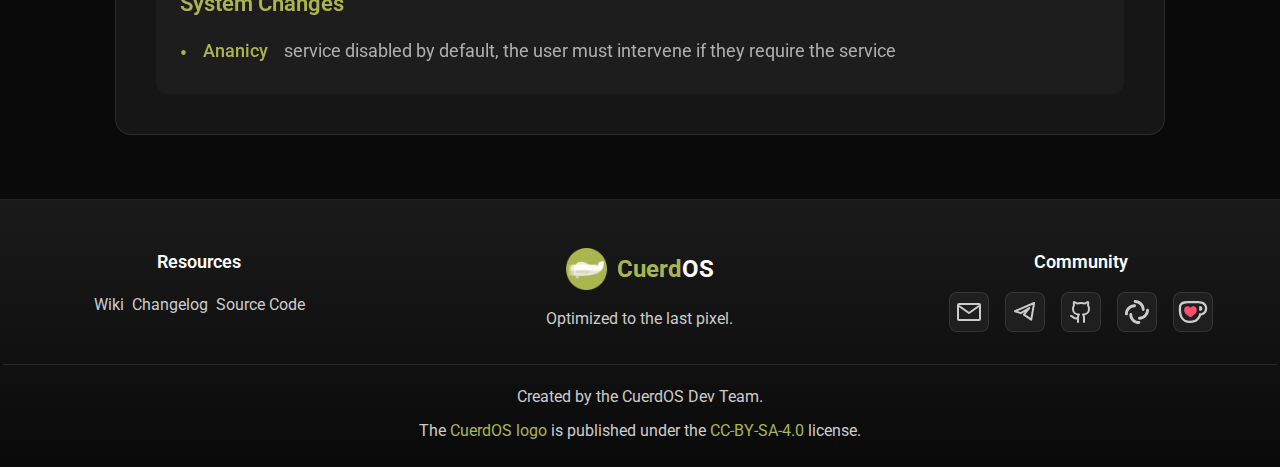
<file: changelogs.html>
<!DOCTYPE html>
<html lang="es">
<head>
  <meta charset="utf-8">
  <meta name="viewport" content="width=device-width, initial-scale=1.0">
  <title>CuerdOS GNU/Linux</title>
  <meta name="description" content="Tu Distribucion Ligera ideal basada en Trixie ">
  <link rel="icon" href="Frontend/src/Images/cuerdos_logo.webp" type="image/webp"/>
  <link rel="stylesheet" href="global_style.css">
  <link rel="stylesheet" href="https://fonts.googleapis.com/css2?family=Roboto:wght@300;400;500;700&display=swap">
  <script type="module" src="changelog.js"></script>
</head>
<body class="dark-mode">
  <app-i18n></app-i18n>
  <navbar-component></navbar-component>
  <main-component>
    <changelog-component></changelog-component>
  </main-component>
  <footer-component></footer-component>
</body>
</html>
</file>
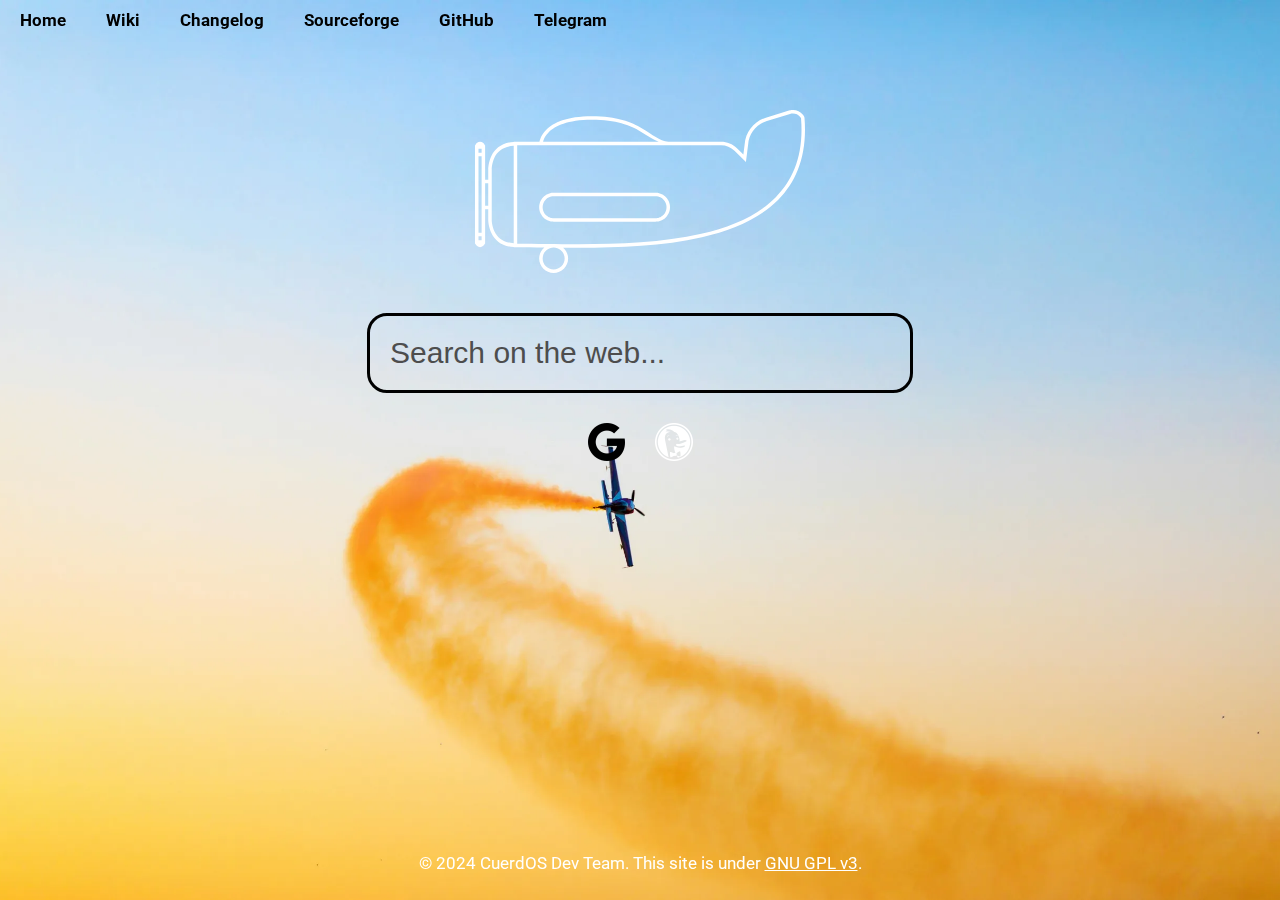
<file: search.html>
<!DOCTYPE html>
<html lang="en">
<head>
	<title>CuerdOS | Search Google</title>
		<meta charset="utf-8">
			<link rel="icon" href="images/cuerdos_logo.webp" type="image/webp"/>
			<link rel="stylesheet" href="style.css">
			<link rel="stylesheet" href="https://fonts.googleapis.com/css2?family=Roboto:wght@300;400;500;700&display=swap">
			<script src="search-translations.js"></script>
			<!--Using SJTSW as translation system-->
			<script src="https://itszariep.github.io/SJTSW/sjtsw.js"></script>
	<style>
		body {
		 	background-attachment: fixed;
		  	background-size: cover;
		  	background-position: center;
			height: 100vh;
		 	margin: 0;
		}

		.day {
			background-image: url('images/searchbg.webp');
		}
		
		.night {
			background-image: url('images/searchbgnight.webp');
		}
		
		input {
			padding: 10px;
		}

        .item {
            background-color: #f0f0f0;
            padding: 20px;
            border-radius: 5px;
            box-shadow: 0 0 10px rgba(0, 0, 0, 0.1);
        }
	</style>
</head>
<body>
    <script>
        function setBackground() {
            const hour = new Date().getHours(); // Obtiene la hora actual
            const body = document.body;

            if (hour >= 20 || hour < 8) {
                // Entre 8 PM y 8 AM
                body.classList.remove('day');
                body.classList.add('night');
            } else {
                // Entre 8 AM y 8 PM
                body.classList.remove('night');
                body.classList.add('day');
            }
        }

        // Ejecutar al cargar la página
        setBackground();
    </script>
 <!-- Note: please don't leave empty strings on tags (for users with JS disabled)-->

 <!-- Barra de navegación -->
    <nav class="navbar">
        <ul class="nav-list">
            <li><a id="str-topmenu-1" href="index.html">Home</a></li>
            <li><a id="str-topmenu-2" href="https://cuerdoswiki.blogspot.com/">Wiki</a></li>
            <li><a id="str-topmenu-5" href="changelog.html">Changelog</a></li>
            <li><a id="str-topmenu-6" href="https://sourceforge.net/projects/cuerdos/">Sourceforge</a></li>
            <li><a id="str-topmenu-7" href="https://github.com/CuerdOS">GitHub</a></li>
			<li><a id="str-topmenu-8" href="https://t.me/+GibSWjFc89Q2ODU8">Telegram</a></li>
        </ul>
    </nav>

<!--search-->
<div style="height: 110px;"></div>
	<div class="flex-container">
		<img class="cuerdlogo" src="images/cuedglass.svg" alt="cuerdos logo">
	</div>
<div style="height: 20px;"></div>

<div class="search-container">
	<form action="https://www.google.com/search" method="get">
		<div id="str-search-1"><input type="text" name="q" placeholder="Search on the web..." autofocus></div>
	</form>
</div>

<div class="switch">
	<input type="image" src="images/goob.webp" alt="github logo" onclick="window.location.href='search.html'">
	<input type="image" src="images/duck.webp" alt="github logo" onclick="window.location.href='searchd.html'">
</div>

<!-- Footer -->
<div class="sticky">
	<p id="str-footer-1">© 2024 CuerdOS Dev Team. This site is under <a class="whitelement" href="https://www.gnu.org/licenses/gpl-3.0.html" target="_blank">GNU GPL v3</a>.</p>
</div>
<script>SJTSW_TranslatePage();</script>
</body>
</html>
</file>
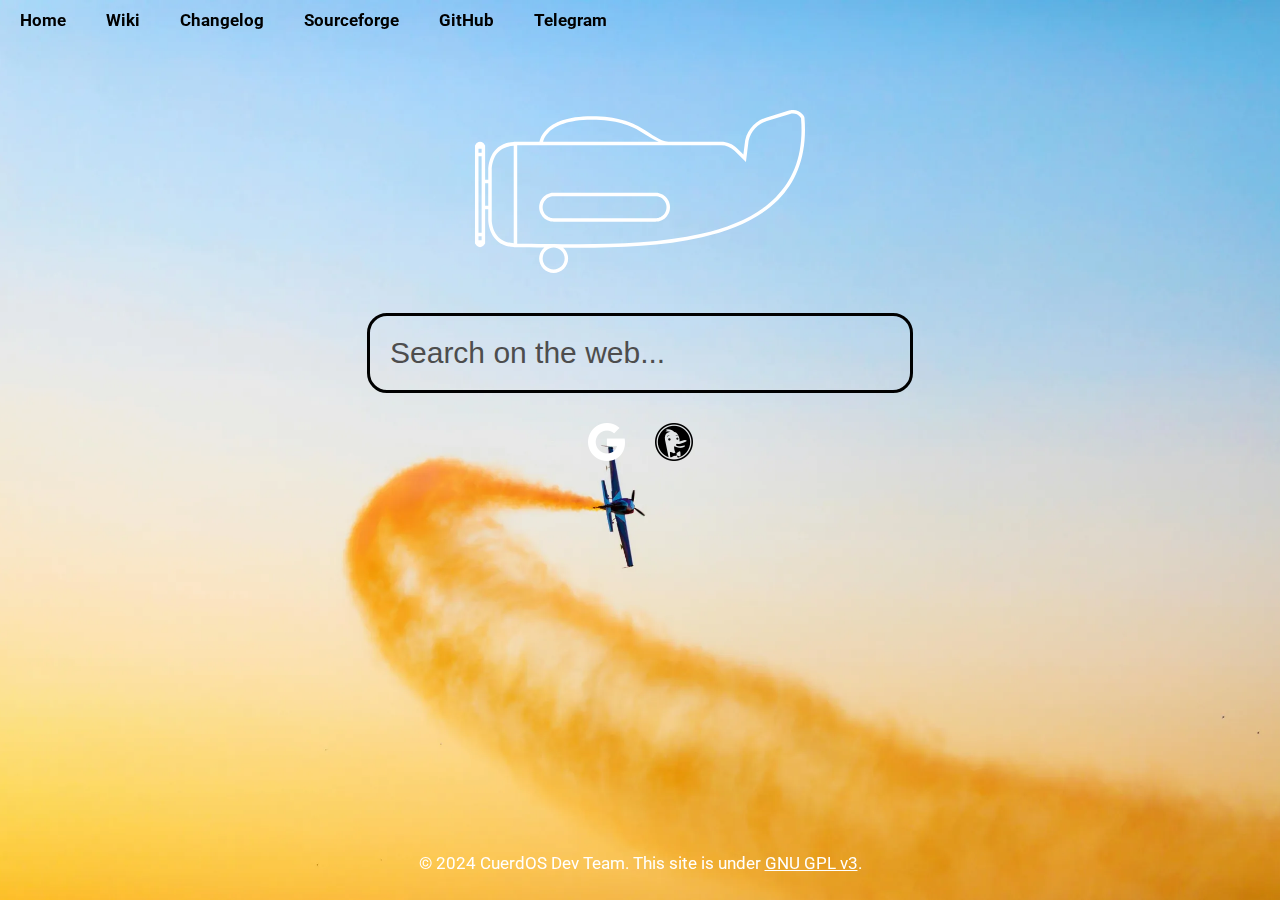
<file: searchd.html>
<!DOCTYPE html>
<html lang="en">
<head>
	<title>CuerdOS | Search DuckDuckGo</title>
		<meta charset="utf-8">
			<link rel="icon" href="images/cuerdos_logo.webp" type="image/webp"/>
			<link rel="stylesheet" href="style.css">
			<link rel="stylesheet" href="https://fonts.googleapis.com/css2?family=Roboto:wght@300;400;500;700&display=swap">
			<script src="search-translations.js"></script>
			<!--Using SJTSW as translation system-->
			<script src="https://itszariep.github.io/SJTSW/sjtsw.js"></script>
	<style>
		body {
		 	background-attachment: fixed;
		  	background-size: cover;
		  	background-position: center;
			height: 100vh;
		 	margin: 0;
		}

		.day {
			background-image: url('images/searchbg.webp');
		}
		
		.night {
			background-image: url('images/searchbgnight.webp');
		}
		
		input {
			padding: 10px;
		}

        .item {
            background-color: #f0f0f0;
            padding: 20px;
            border-radius: 5px;
            box-shadow: 0 0 10px rgba(0, 0, 0, 0.1);
        }
	</style>
</head>
<body>
    <script>
        function setBackground() {
            const hour = new Date().getHours(); // Obtiene la hora actual
            const body = document.body;

            if (hour >= 20 || hour < 8) {
                // Entre 8 PM y 8 AM
                body.classList.remove('day');
                body.classList.add('night');
            } else {
                // Entre 8 AM y 8 PM
                body.classList.remove('night');
                body.classList.add('day');
            }
        }

        // Ejecutar al cargar la página
        setBackground();
    </script>
 <!-- Note: please don't leave empty strings on tags (for users with JS disabled)-->

 <!-- Barra de navegación -->
    <nav class="navbar">
        <ul class="nav-list">
            <li><a id="str-topmenu-1" href="index.html">Home</a></li>
            <li><a id="str-topmenu-2" href="https://cuerdoswiki.blogspot.com/">Wiki</a></li>
            <li><a id="str-topmenu-5" href="changelog.html">Changelog</a></li>
            <li><a id="str-topmenu-6" href="https://sourceforge.net/projects/cuerdos/">Sourceforge</a></li>
            <li><a id="str-topmenu-7" href="https://github.com/CuerdOS">GitHub</a></li>
			<li><a id="str-topmenu-8" href="https://t.me/+GibSWjFc89Q2ODU8">Telegram</a></li>
        </ul>
    </nav>

<!--search-->
<div style="height: 110px;"></div>
	<div class="flex-container">
		<img class="cuerdlogo" src="images/cuedglass.svg" alt="cuerdos logo">
	</div>
<div style="height: 20px;"></div>

<div class="search-container">
	<form action="https://www.duckduckgo.com" method="get">
		<div id="str-search-1"><input type="text" name="q" placeholder="Search on the web..." autofocus></div>
	</form>
</div>

<div class="switch">
	<input type="image" src="images/goo.webp" alt="github logo" onclick="window.location.href='search.html'">
	<input type="image" src="images/duckb.webp" alt="github logo" onclick="window.location.href='searchd.html'">
</div>

<!-- Footer -->
<div class="sticky">
	<p id="str-footer-1">© 2024 CuerdOS Dev Team. This site is under <a class="whitelement" href="https://www.gnu.org/licenses/gpl-3.0.html" target="_blank">GNU GPL v3</a>.</p>
</div>
<script>SJTSW_TranslatePage();</script>
</body>
</html>
</file>
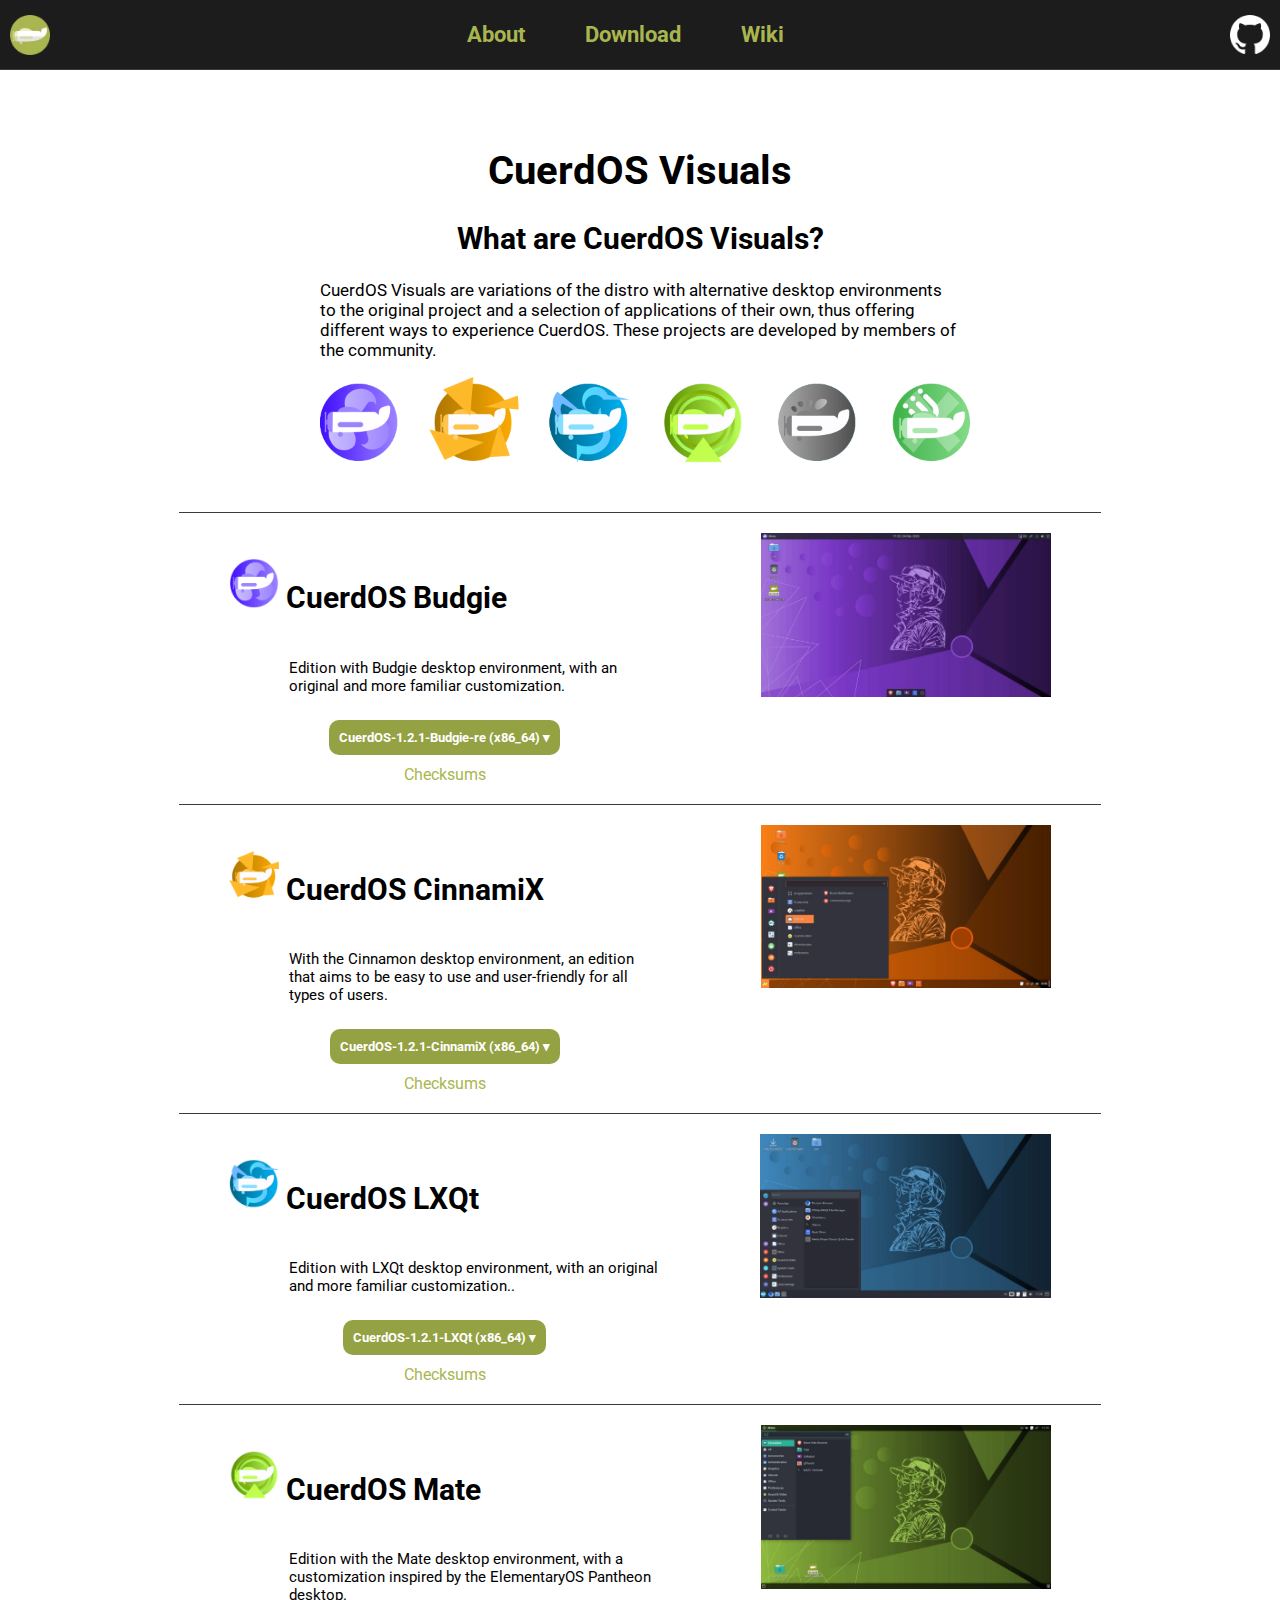
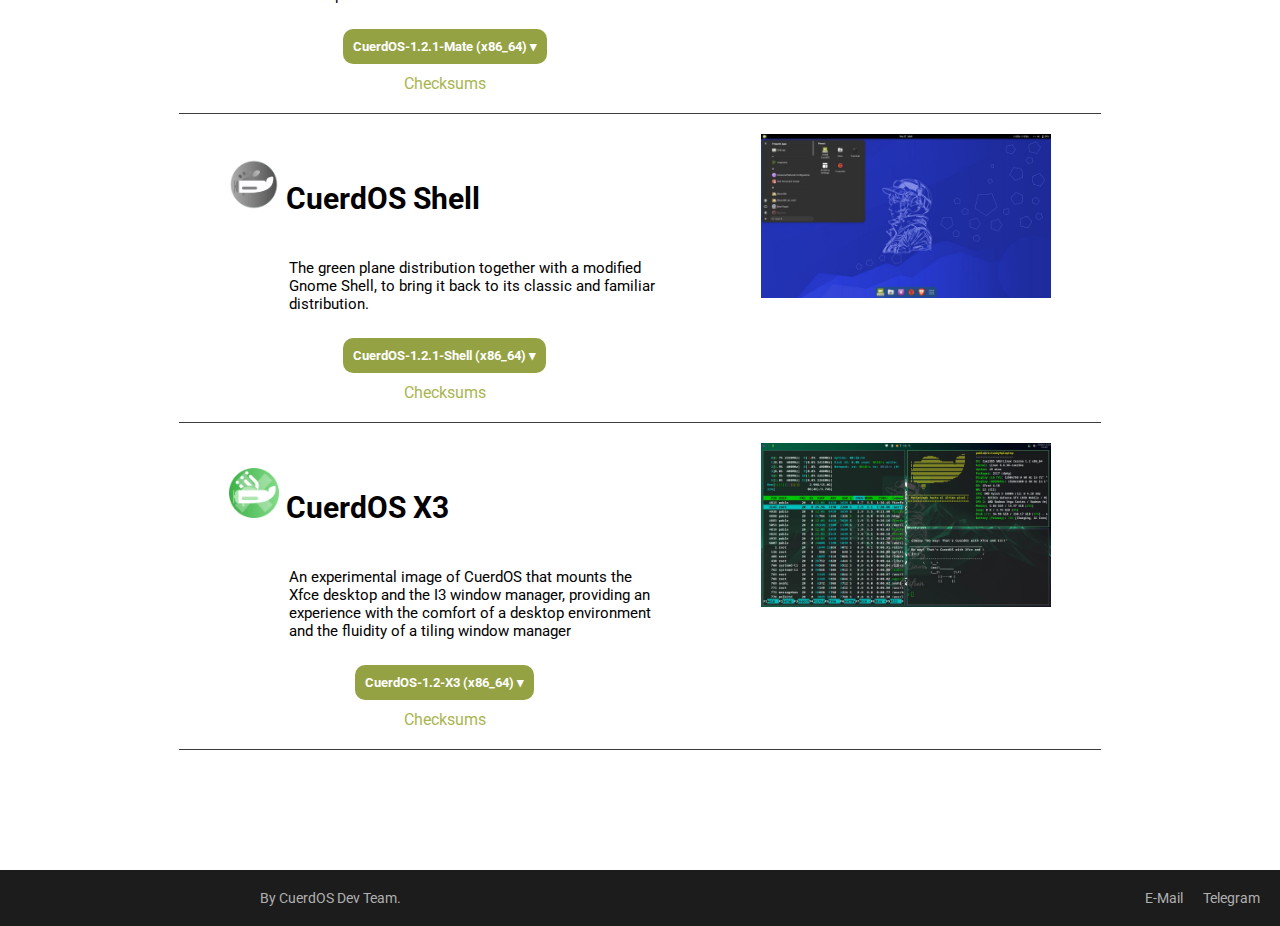
<file: spins.html>
<!DOCTYPE html>
<html lang="en">
<head>
	<title>CuerdOS | Visuals</title>
		<meta charset="utf-8">
			<link rel="icon" href="images/cuerdos_logo.webp" type="image/webp"/>
			<link rel="stylesheet" href="style.css">
			<link rel="stylesheet" href="https://fonts.googleapis.com/css2?family=Roboto:wght@300;400;500;700&display=swap">
			<script src="spins-translations.js"></script>
			<!--Using SJTSW as translation system-->
			<script src="https://itszariep.github.io/SJTSW/sjtsw.js"></script>
</head>
<body>
 <!-- Note: please don't leave empty strings on tags (for users with JS disabled) -->

 <!-- Barra de navegación -->
	<nav class="barra" style="display: flex; justify-content: space-between; align-items: center;">
		<input class="barlinks" type="image" src="images/cuerdos_logo.webp" alt="cuerdos logo" onclick="window.location.href='index.html'">
			<ul class="barrbotons" style="display: flex; list-style: none;">
				<li class="barli"><a id="str-menu-about" class="element" href="index.html#acerca">About</a></li>
				<li class="barli">
					<div class="dropdown">
						<a id="str-menu-download" class="element" href="#_">Download</a>
							<div class="dropdown-content">
						<a id="str-download-option1" href="index.html#descarga">&#10093; Oficial images</a>
						<a id="str-download-option2" href="spins.html">&#10093; Community spins</a>
					</div>
				</li>
				<li class="barli"><a id="str-menu-wiki" class="element" href="https://cuerdoswiki.blogspot.com/">Wiki</a></li>
			</ul>
	<nav>
	<div style="width: 10px;"></div>
		<input class="barlinks" type="image" src="images/github.webp" alt="github logo" onclick="window.location.href='https://github.com/CuerdOS'">
	</nav>
	</nav>
<div style="height: 70px;"></div>
<!-- Acerca de -->
<!--img class="titulo" src="images/spins.webp" alt="CuerdOS Cessna" width="100%"-->
<section id="acerca">
<div style="height: 50px;"></div>
<div style="padding-left: 25%; padding-right: 25%">
	<h1 id="str-title-spins1">CuerdOS Visuals</h1>
	<h2 id="str-subtitle-spins1">What are CuerdOS Visuals?</h2>
			<p id="str-content-spins-1">CuerdOS Visuals are variations of the distro with alternative desktop environments to the original project and a selection of applications of their own, thus offering different ways to experience CuerdOS. These projects are developed by members of the community.</p>
		<center><img style="min-width: 650px" src="images/spins/spins-logos.webp" width="85%" alt="spins logos"></center>
</div>
<div style="height: 25px;"></div>
</section>

<!-- Descarga -->
<section id="descarga">
<div style="padding-left: 14%; padding-right: 14%">
<hr/>
<div class="grid-imagen">
	<section class="downloads">
		<div class="grid-item-left">
		<h2><img src="images/spins/budgie-logo.webp" alt="spins logos"> CuerdOS Budgie</h2>
		<p id="str-content-downloadlink-8">Edition with Budgie desktop environment, with an original and more familiar customization.</p>
		 <div style="height: 10px;"></div>
			<div class="dropdown">
			<button class="boton1">CuerdOS-1.2.1-Budgie-re (x86_64) &#9662;</button>
				<div class="dropdown-content">
					<a href="https://sourceforge.net/projects/cuerdos/files/community_spins/cuerdos-budgie/CuerdOS-1.2.1-Budgie_RE_amd64.iso/download">&starf; Sourceforge &starf;</a>
					<a href="https://archive.org/download/cuerdos-1.2.1-budgie-re-amd64/CuerdOS-1.2.1-Budgie_RE_amd64.iso">Archive</a>
					<a href="https://archive.org/download/cuerdos-1.2.1-budgie-re-amd64/cuerdos-1.2.1-budgie-re-amd64_archive.torrent">Torrent</a>
				</div>
			</div>
		<div style="height: 10px;"></div>
			<a class="element" href="checksums/budgie-re-hash.txt">Checksums</a>
		</div>

		<div class="grid-item-right">
			<img src="images/spins/cuerdos-budgie-re.webp" style="cursor: pointer;" title="Autor: GatoVerde95" alt="captura de pantalla de cuerdos budgie" onclick="window.location.href='https://github.com/gatoverde95'">
		</div>
	</div><hr/>
	
<div class="grid-imagen">
	<section class="downloads">
		<div class="grid-item-left">
		<h2><img src="images/spins/cinnamon-logo.webp" alt="spins logos"> CuerdOS CinnamiX</h2>
		<p id="str-content-downloadlink-4">With the Cinnamon desktop environment, an edition that aims to be easy to use and user-friendly for all types of users.</p>
		   <div style="height: 10px;"></div>
		  	<div class="dropdown">
			<button class="boton1">CuerdOS-1.2.1-CinnamiX (x86_64) &#9662;</button>
				<div class="dropdown-content">
					<a href="https://sourceforge.net/projects/cuerdos/files/community_spins/cuerdos-cinnamix/CuerdOS-1.2.1-CinnamiX_amd64.iso/download">&starf; Sourceforge &starf;</a>
					<a href="https://archive.org/download/cuerdos-1.2.1-cinnamix-amd64/CuerdOS-1.2.1-CinnamiX_amd64.iso">Archive</a>
					<a href="https://archive.org/download/cuerdos-1.2.1-cinnamix-amd64/cuerdos-1.2.1-cinnamix-amd64_archive.torrent">Torrent</a>
				</div>
			</div>
		<div style="height: 10px;"></div>
			<a class="element" href="checksums/cinnamix-hash.txt">Checksums</a>
		</div>

		<div class="grid-item-right">
			<img src="images/spins/cuerdos-cinnamix.webp" style="cursor: pointer;" title="Autor: GatoVerde95" alt="captura de pantalla de cuerdos cinnamix" onclick="window.location.href='https://github.com/gatoverde95'">
		</div>
	</div><hr/>
	
<div class="grid-imagen">
	<section class="downloads">
		<div class="grid-item-left">
			<h2><img src="images/spins/lxqt-logo.webp" alt="spins logos"> CuerdOS LXQt</h2>
			<p id="str-content-downloadlink-6">Edition with LXQt desktop environment, with an original and more familiar customization..</p>
		 <div style="height: 10px;"></div>
			<div class="dropdown">
			<button class="boton1">CuerdOS-1.2.1-LXQt (x86_64) &#9662;</button>
				<div class="dropdown-content">
					<a href="https://sourceforge.net/projects/cuerdos/files/community_spins/cuerdos-lxqt/CuerdOS-1.2.1-LXQt_amd64.iso/download">&starf; Sourceforge &starf;</a>
					<a href="https://archive.org/download/cuerdos-1.2.1-lxqt-amd64/CuerdOS-1.2.1-LXQt_amd64.iso">Archive</a>
					<a href="https://archive.org/download/cuerdos-1.2.1-lxqt-amd64/cuerdos-1.2.1-lxqt-amd64_archive.torrent">Torrent</a>
				</div>
			</div>
		<div style="height: 10px;"></div>
			<a class="element" href="checksums/lxqt-hash.txt">Checksums</a>
		</div>

		<div class="grid-item-right">
			<img src="images/spins/cuerdos-lxqt.webp" style="cursor: pointer;" title="Autor: GatoVerde95" alt="captura de pantalla de cuerdos lxqt" onclick="window.location.href='https://github.com/gatoverde95'">
		</div>
</div><hr/>

<div class="grid-imagen">
	<section class="downloads">
		<div class="grid-item-left">
			<h2><img src="images/spins/mate-logo.webp" alt="spins logos"> CuerdOS Mate</h2>
			<p id="str-content-downloadlink-7">Edition with the Mate desktop environment, with a customization inspired by the ElementaryOS Pantheon desktop.</p>
		 <div style="height: 10px;"></div>
			<div class="dropdown">
			<button class="boton1">CuerdOS-1.2.1-Mate (x86_64) &#9662;</button>
				<div class="dropdown-content">
					<a href="https://sourceforge.net/projects/cuerdos/files/community_spins/cuerdos-mate/CuerdOS-1.2.1-MATE_amd64.iso/download">&starf; Sourceforge &starf;</a>
					<a href="https://archive.org/download/cuerdos-1.2.1-mate-amd64/CuerdOS-1.2.1-MATE_amd64.iso">Archive</a>
					<a href="https://archive.org/download/cuerdos-1.2.1-mate-amd64/cuerdos-1.2.1-mate-amd64_archive.torrent">Torrent</a>
				</div>
			</div>
		<div style="height: 10px;"></div>
			<a class="element" href="checksums/mate-hash.txt">Checksums</a>
		</div>

		<div class="grid-item-right">
			<img src="images/spins/cuerdos-mate.webp" style="cursor: pointer;" title="Autor: GatoVerde95" alt="captura de pantalla de cuerdos mate" onclick="window.location.href='https://github.com/gatoverde95'">
		</div>
</div><hr/>

<div class="grid-imagen">
	<section class="downloads">
	<div class="grid-item-left">
		<h2><img src="images/spins/shell-logo.webp" alt="spins logos"> CuerdOS Shell</h2>
		<p id="str-content-downloadlink-5">The green plane distribution together with a modified Gnome Shell, to bring it back to its classic and familiar distribution. </p>
		<div style="height: 10px;"></div>
		<div class="dropdown">
			<button class="boton1">CuerdOS-1.2.1-Shell (x86_64) &#9662;</button>
				<div class="dropdown-content">
					<a href="https://sourceforge.net/projects/cuerdos/files/community_spins/cuerdos-shell/CuerdOS_1.2.1-Shell.iso/download">&starf; Sourceforge &starf;</a>
					<a href="https://archive.org/download/cuerd-os-1.2-1-shell-amd-64/CuerdOS_1.2.1-Shell.iso">Archive</a>
					<a href="https://archive.org/download/cuerd-os-1.2-1-shell-amd-64/cuerd-os-1.2-1-shell-amd-64_archive.torrent">Torrent</a>
				</div>
			</div>
		<div style="height: 10px;"></div>
			<a class="element" href="checksums/shell-hash.txt">Checksums</a>
		</div>

	<div class="grid-item-right">
		<img src="images/spins/cuerdos-shell.webp" style="cursor: pointer;" title="Autor: Weikis336" alt="captura de pantalla de cuerdos shell" onclick="window.location.href='https://github.com/weikis336'">
	</div>
</div><hr/>

<div class="grid-imagen">
	<section class="downloads">
		<div class="grid-item-left">
			<h2><img src="images/spins/x3-logo.webp" alt="spins logos"> CuerdOS X3</h2>
			<p id="str-content-downloadlink-9">An experimental image of CuerdOS that mounts the Xfce desktop and the I3 window manager, providing an experience with the comfort of a desktop environment and the fluidity of a tiling window manager</p>
		 <div style="height: 10px;"></div>
			<div class="dropdown">
			<button class="boton1">CuerdOS-1.2-X3 (x86_64) &#9662;</button>
				<div class="dropdown-content">
					<a href="https://sourceforge.net/projects/cuerdos/files/community_spins/cuerdos-x3/CuerdOS-1.2-X3_amd64.iso/download">&starf; Sourceforge &starf;</a>
					<a href="https://archive.org/download/cuerd-os-1.2-x-3-amd-64/CuerdOS-1.2-X3_amd64.iso">Archive</a>
					<a href="https://archive.org/download/cuerd-os-1.2-x-3-amd-64/cuerd-os-1.2-x-3-amd-64_archive.torrent">Torrent</a>
				</div>
			</div>
		<div style="height: 10px;"></div>
			<a class="element" href="checksums/x3-hash.md5">Checksums</a>
		</div>

		<div class="grid-item-right">
			<img src="images/spins/x3.webp" style="cursor: pointer;" title="Autor: PabloG-Dev" alt="captura de pantalla de cuerdos x3" onclick="window.location.href='https://github.com/PabloG-Dev'">
		</div>
</div><hr/>
<div style="height: 30px;"></div>


</section>
<div style="height: 70px;"></div>

<!-- Footer -->
<footer>
	<div class="left">
		<span id="str-credits">By CuerdOS Dev Team.</span>
	</div>
	<div class="right">
		<a href="mailto:cuerdoslinux@proton.me">E-Mail</a>
		<a href="https://t.me/+GibSWjFc89Q2ODU8">Telegram</a>
</div>
</footer>
<script>SJTSW_TranslatePage();</script>
</body>
</html>
</file>
<file: style.css>
@media (prefers-color-scheme: dark) {
	:root {
		--bgcolor: black;
		--fgcolor: white;
		--accolor: #a9b650;
		--bbgcolor: rgb(51, 51, 51);
		--ffgcolor: rgb(201, 201, 201);
  }
}

@media (prefers-color-scheme: light) {
	:root {
		--bgcolor: white;
		--fgcolor: black;
		--accolor: #a9b650;
		--bbgcolor: rgb(201, 201, 201);
		--ffgcolor: rgb(51, 51, 51);
	}
}

body {
	margin: 0;
	font-family: 'Roboto', sans-serif;
	background-color: var(--bgcolor);
	color: var(--fgcolor);
}

.navbar {
    position: fixed;
    top: 0;
    left: 0;
    width: 100%;
    padding: 10px 0;
}

.nav-list {
    list-style: none;
    margin: 0;
    padding: 0;
    display: flex;
    align-items: center;
}

.nav-list li {
    margin: 0 20px;
}

.nav-list a {
    text-decoration: none;
    color: #000000;
    font-weight: bold;
    transition: color 0.3s;
}

.nav-list a:hover {
    color: white;
}

.barra {
	border-bottom: 1px solid #3b3b3b;
	position: fixed;
	top: 0;
	width: 100%;
	z-index: 10;
	background-color: #1c1c1c;
	margin-bottom: 200px;
}

nav {
	display: flex;
	justify-content: space-between;
	align-items: center;
}

.barrbotons {
	display: flex;
	list-style: none;
	font-family: Roboto, sans-serif;
	font-weight: bold;
	font-size: 22px;
	color: var(--accolor);
}

a {
	text-decoration: none;
}

.boton1 {
	background-color: #95a244;
	color: white;
	border: none;
	padding: 10px;
	margin-right: 0%;
	border-radius: 10px;
	font-family: Roboto, sans-serif;
	font-weight: bold;
}

.boton1:hover{
	box-shadow: 5px 5px 10px 2px rgba(210, 255, 105, 0.3);
	background-color: #b2c530;
}

.dropdown {
	position: relative;
	display: inline-block;
}

.dropdown-content {
	display: none;
	position: absolute;
	background-color: var(--bbgcolor);
	min-width: 240px;
	border: 1px solid grey;
	z-index: 1;
}

.barrbotons .dropdown-content {
	font-weight: normal;
	font-size: 19px;
}

.dropdown-content a {
	color: var(--fgcolor);
	padding: 12px 16px;
	text-decoration: none;
	display: block;
}

.dropdown-content a:hover {
	background-color: grey;
}

.dropdown:hover .dropdown-content {
	display: block;
}

.barli {
	padding-right: 60px;
}
.barlinks {
	margin: 10px;
	width: 40px;
}

/* elementos */

hr {
    border: 0;
    height: 1px;
    background-color: #3b3b3b;
    margin-top: 20px;
	margin-bottom: 20px;
}

.capsule {
	background-color: var(--fgcolor);
	color: var(--bgcolor);
	border: none;
	margin: 10px;
	padding: 10px;
	margin-right: 0%;
	border-radius: 20px;
	font-weight: bold;
}

.container {
    display: flex;
    justify-content: center;
    margin-top: 40px;
    align-items: center;
}

.icon-with-text {
    display: flex;
    align-items: center;
    color: #95a244;
}

.icon-green{
    margin-right: 10px;
    filter: invert(57%) sepia(61%) saturate(380%) hue-rotate(28deg) brightness(95%) contrast(84%);
}


.search-container {
	padding: 20px;
	border-radius: 10px;
	text-align: center;
	margin-left: 10px;
}

.search-container h1 {
	margin-bottom: 20px;
	color: #333333;
}

.search-container form {
	display: flex;
	justify-content: center;
	align-items: center;
}

.search-container input[type="text"] {
	width: 500px;
	padding: 20px;
	border: 3px solid black;
	border-radius: 20px;
	font-size: 30px;
	margin-right: 10px;
	background-color: rgba(0, 0, 0, 0.0);
	color: black;
}

.search-container input[type="text"]::placeholder {
	color: #4d4d4d;
}

.search-container input[type="text"]:focus {
	outline: none;
	border: 3px solid black;
}

.switch {
    display: flex;
    justify-content: center;
    margin-top: 0%;
	margin-bottom: 0%;
	gap: 10px;
}

.cuerdlogo {
	width:330px;
}

.flex-container {
    display: flex;
    justify-content: center;
    align-items: center;
}

/* Footer */
footer {
	background-color: #1c1c1c;
	color: #b0b0b0;
	padding: 20px;
	display: flex;
	justify-content: space-between;
	font-family: Roboto, sans-serif;
	font-size: 14px;
	text-align: center;
}

.sticky {
	position: fixed;
	left: 0;
	bottom: 0;
	width: 100%;
	color: white;
	text-align: center;
	padding: 10px 0;
}

.left {
	width: 50%;
}

.right {
	width: 50%;
	display: flex;
	justify-content: flex-end;
}

.right a {
	color: #b0b0b0;
	text-decoration: none;
	margin-left: 20px;
}

.right a:hover {
	text-decoration: underline;
}

/* Texto */

p {
	font-family: Roboto, sans-serif;
	font-weight: normal;
	font-size: 17px;

}

ul {
	font-family: Roboto, sans-serif;
	font-weight: normal;
	font-size: 17px;

}

h1 {
	font-family: Roboto, sans-serif;
	font-size: 40px;
	text-align: center;
	font-weight: bold;
} 

h2 {
	font-family: Roboto, sans-serif;
	font-size: 30px;
	text-align: center;
	font-weight: bold;
}

.center {
	text-align: center;
}

.element	{
	color: var(--accolor);
}

.element:hover	{
	color: var(--accolor);
	text-decoration: underline;
}

.whitelement	{
	color: white;
	text-decoration: underline;
}

h3 {
	font-family: Roboto, sans-serif;
	font-weight: normal;
	font-size: 20px;

}
table {
		border-collapse: collapse; 
		width: 75%;
}
th, td {
		border: 1px solid var(--fgcolor);
		padding: 2px;
		text-align: center;
		vertical-align: middle;
		width: 33.33%;
}

.titulo {
	 margin-top: -1px;
	 margin-bottom: -1px;
}

/* Grids */

.grid-imagen {
	display: grid;
	grid-template-columns: auto auto;
	align-items: start;
}

.grid-item-imagen {
	padding-right: 10px;
	padding-left: 10px;
}

.grid-item-imagen img {
	width: 100%;
	object-fit: cover;
	min-width: 75%; 
	max-width: 100%; 
}

.grid-item-imagen p {
	max-width: 630px;
}

.grid-item-right {
	padding-right: 50px;
	padding-left: 50px;
}

.grid-item-right img {
	width: 100%;
	object-fit: cover;
	max-width: 100%; 
}

.grid-item-right p {
	max-width: 600px;
	text-align: left;
}

.grid-item-left {
	padding-right: 50px;
	padding-left: 50px;
}

.grid-item-left h2 {
	text-align: left;
}

.grid-item-left img {
	width: 100%;
	object-fit: cover;
	max-width: 50px; 
}

.grid-item-left p {
	max-width: 600px;
	text-align: left;
	margin-left: 60px;
}

.features {
	min-height: 30%;
	display: flex;
	text-align: center;
	justify-content: space-between;
	margin: 5% 0%;
	margin-top: 2%;
	flex-direction: row;
}

.features li {
list-style-type: none;
flex-basis: 32%;
border-radius: 30px;
margin: 2px 10px;
padding: 20px 6px;
box-sizing: border-box;

background-size: cover;transition: 0.6s;}

.features p {
	padding-top: 2vh;
	font-size: 15px;
}
.features h3 {
	padding-top: 2vh;
	font-weight: bold;
}
.features img {
	width: 75%;
}

.downloads {
	display: flex;
	text-align: center;
	justify-content: space-between;
	flex-direction: row;
}
.downloads p {
	padding-top: 2vh;
	font-size: 15px;
}
.downloads h3 {
	padding-top: 2vh;
	font-weight: bold;
}
.downloads img {
	width: 444px;
}

/*Pantallas pequeñas*/
@media (max-width: 1100px) {
	.downloads {
		flex-direction: column;
	}

	.search-container input[type="text"] {
		width: 350px;
		padding: 8px;
		border-radius: 10px;
	}

	.cuerdlogo {
		width:200px;
	}
}

/*Vertical*/
@media only screen and (max-aspect-ratio: 400/160) and (orientation: portrait), only screen and (aspect-ratio: 1/1) and (orientation: portrait)
{
	h2 {
		font-size: 48px;
	}
	h3 {
		font-size: 32px;
	}

	.barra {
		width: 100%;
		height: 10%;
	}
	.barrbotons {
		font-size: 48px;
	}

	.barlinks {
		padding: 15px;
		width: 64px;
	}

	.features {
		flex-direction: column;
	}
	.features p {
		font-size: 32px;
	}
	.features img {
		width: 50%;
	}

	.titulo {
		padding-top: 10%;
	}

	th, td {
			font-size: 40px;
	}

	.downloads {
		flex-direction: column;
	}
	.downloads p {
		font-size: 40px;
	}
	.downloads img {
		width: 444px;
	}

	.boton1 {
		width: 66%;
		height: 128px;
		font-size: 40px;
	}

	.left {
		width: 50%;
		font-size: 32px;
	}
	.right {
		font-size: 32px;
		width: 50%;
	}
	.dropdown-content {
        	font-size:36px;
	}

	.barrbotons .dropdown-content {
                font-size:38px;
		min-width: 400px;
        }

}
</file>
<file: global_style.css>
/* Import Roboto Font */
@import url("https://fonts.googleapis.com/css2?family=Roboto:wght@300;400;500;700;900&display=swap");

/* CSS Variables*/
:root {
  --background-dark: #0a0a0a;
  --background-card: #1a1a1a;
  --background-secondary: #2a2a2a;
  --text-primary: #ffffff;
  --text-secondary: #b0b0b0;
  --text-muted: #808080;
  --border-color: #3a3a3a;
  --shadow-color: rgba(0, 0, 0, 0.3);
  --font-family: "Roboto", sans-serif;
    /* Green Colors */
  --primary-green: #a9b650;
  --primary-green-hover: #b2c530;
  --primary-green-light: rgba(169, 182, 80, 0.1);
  --color-light-green: #90f755;
  --color-mid-green: #5dc915;
  --color-green: #22c52a;
    /* Gradient colors */
  --gradient-primary: linear-gradient(135deg, var(--primary-green), #8fa83d);
  --gradient-secondary: linear-gradient(135deg, #2a2a2a, #1a1a1a);
  --gradient-title: linear-gradient(135deg, var(--primary-green) 0%, #ffffff 100%);
  
    /* Background Main */
  --background-main :linear-gradient(180deg, var(--background-card) 0%, var(--background-dark) 100%);


  /* Sections vars */
  
  --background-section :rgba(255, 255, 255, 0);
  --section-padding: 4rem 0;
  --section-description-color: #cccccc;

  
  /* Size Containers */
  
  --container-width: 1920px;
  --container-margin: 0 auto;
  --container-padding: 0 1.2rem;

  /* Mobile Size Containers */
  
  --mobile-container-margin: 0 auto;
  --mobile-container-padding: 0 1.2rem;
  
  /* Text vars*/
  --landing-title: 5rem;
  --landing-subtitle: 1.7rem;
  --landing-description: 1.4rem;

  --mobile-landing-title: 3rem;
  --mobile-landing-subtitle: 1.4rem;
  --mobile-landing-description: 1rem;

  --section-title-font: 3.5rem;
  --section-description-font: 1.6rem;
  --section-subtitle-font: 1.3rem;

  --mobile-section-title-font: 1.8rem;
  --mobile-section-description-font: 1.1rem;

  --button-font: 1rem;

}
* {
  margin: 0;
  padding: 0;
  box-sizing: border-box;
}

html {
  scroll-behavior: smooth;
}

body {
  font-family: var(--font-family);
  background-color: var(--background-dark);
  color: var(--text-primary);
  line-height: 1.6;
  overflow-x: hidden;
  font-size: 1.35rem;
}

.dark-mode {
  background-color: var(--background-dark);
  color: var(--text-primary);
}
p {
  color: var(--text-secondary);
}

/* Animations */
@keyframes fadeInUp {
  from {
    opacity: 0;
    transform: translateY(30px);
  }
  to {
    opacity: 1;
    transform: translateY(0);
  }
}

.fade-in-up {
  animation: fadeInUp 0.6s ease-out;
}
</file>
